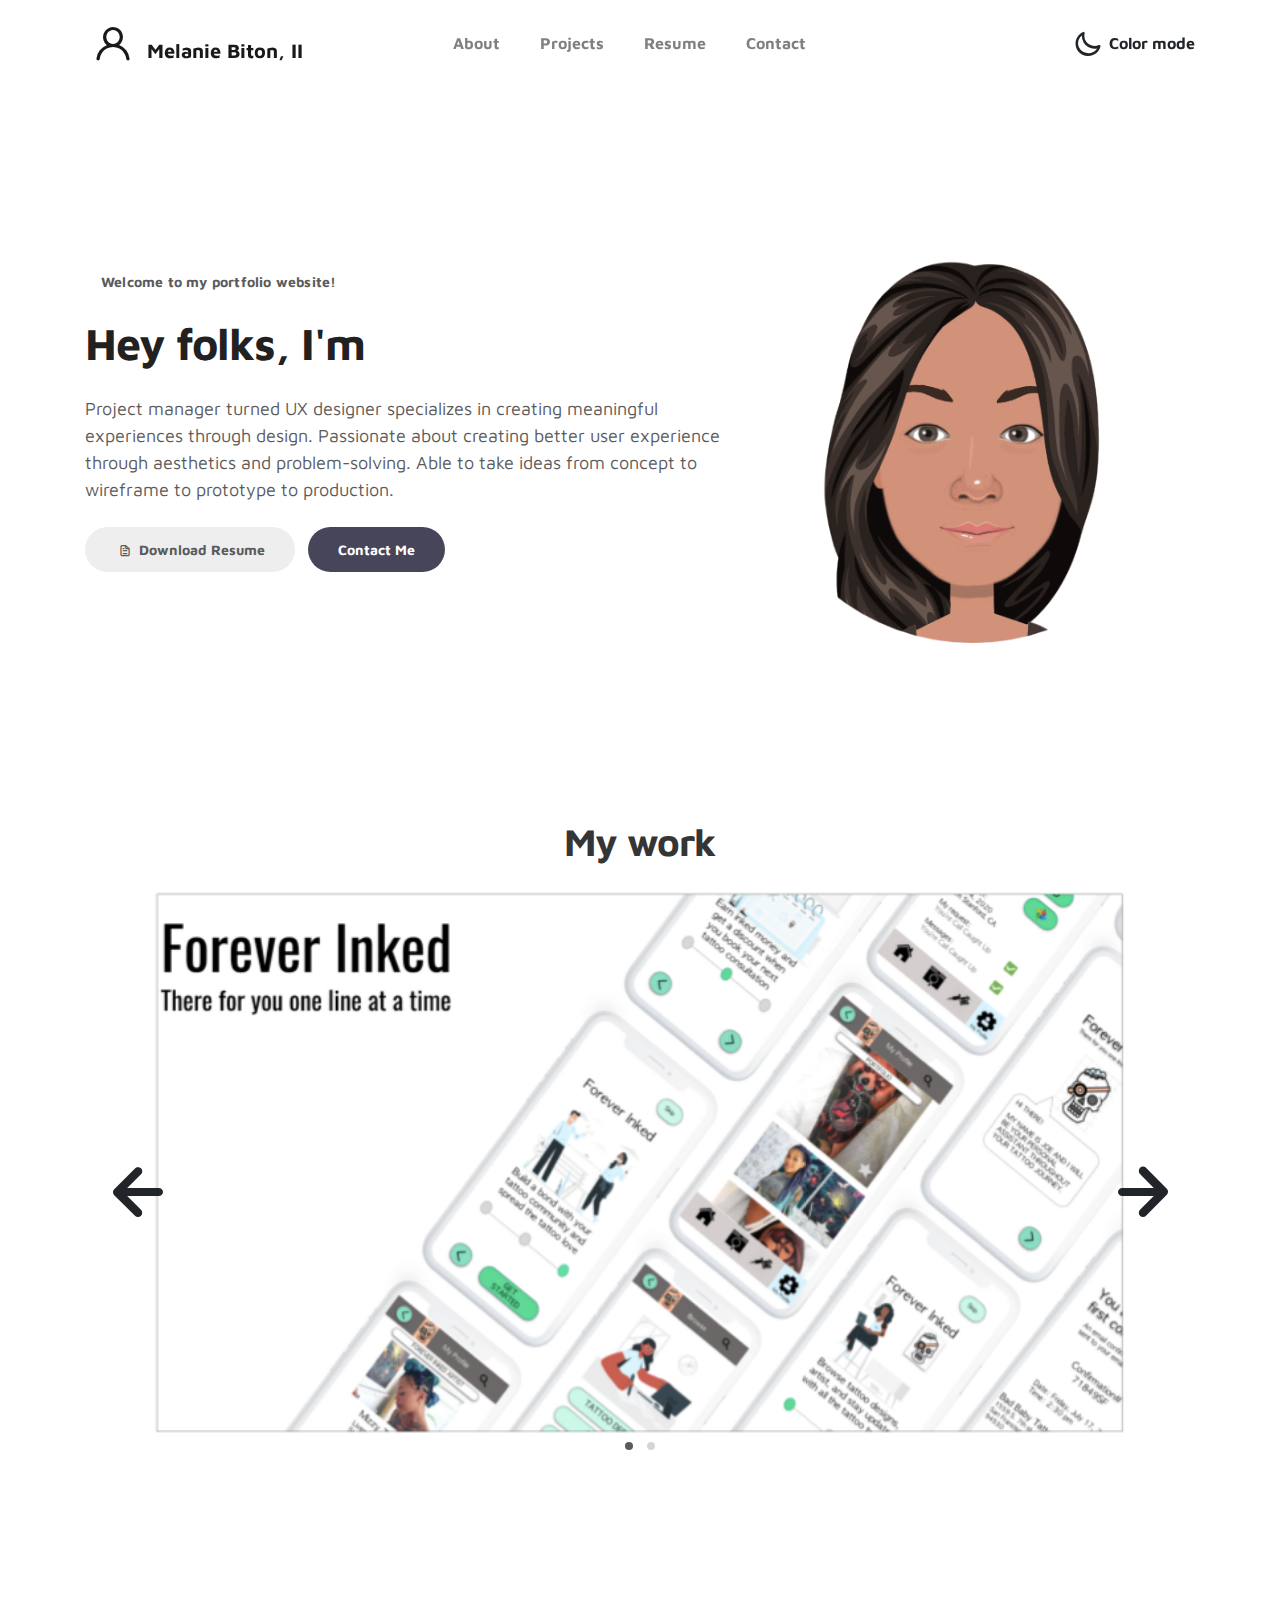
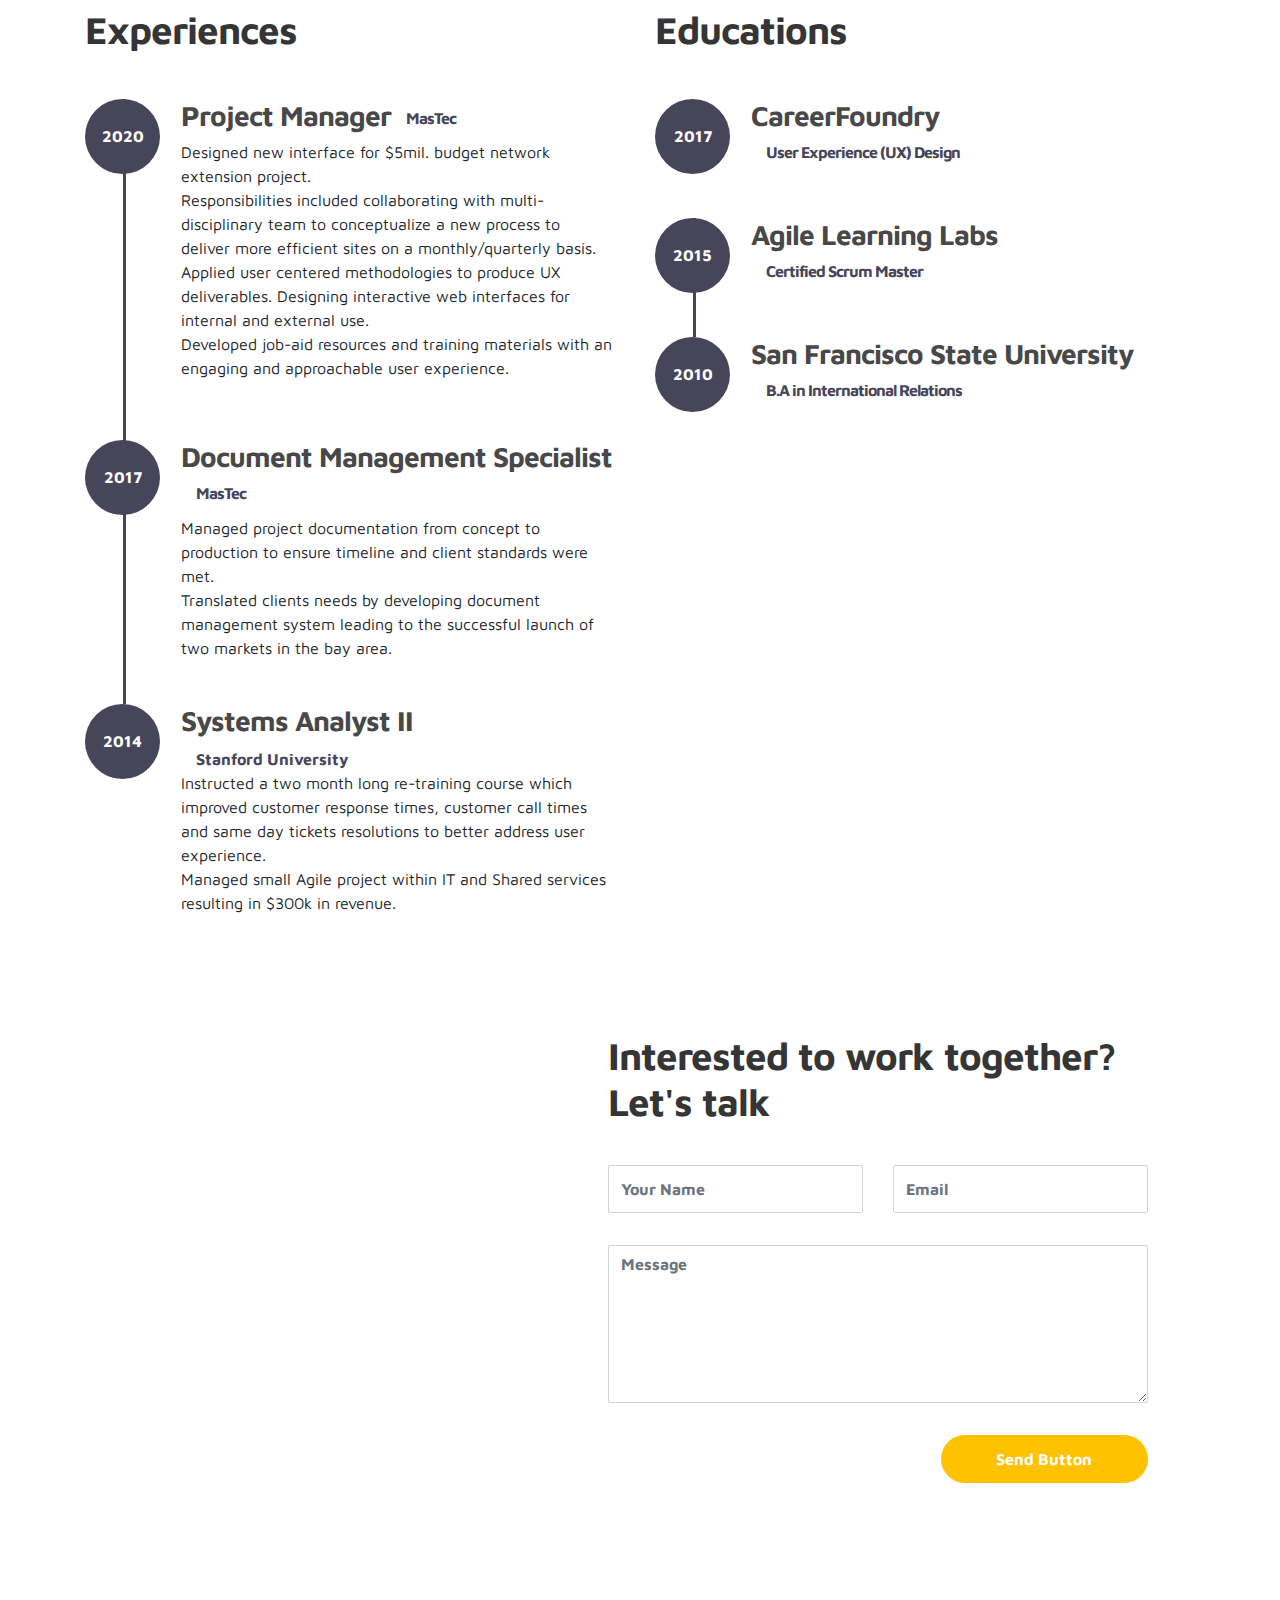
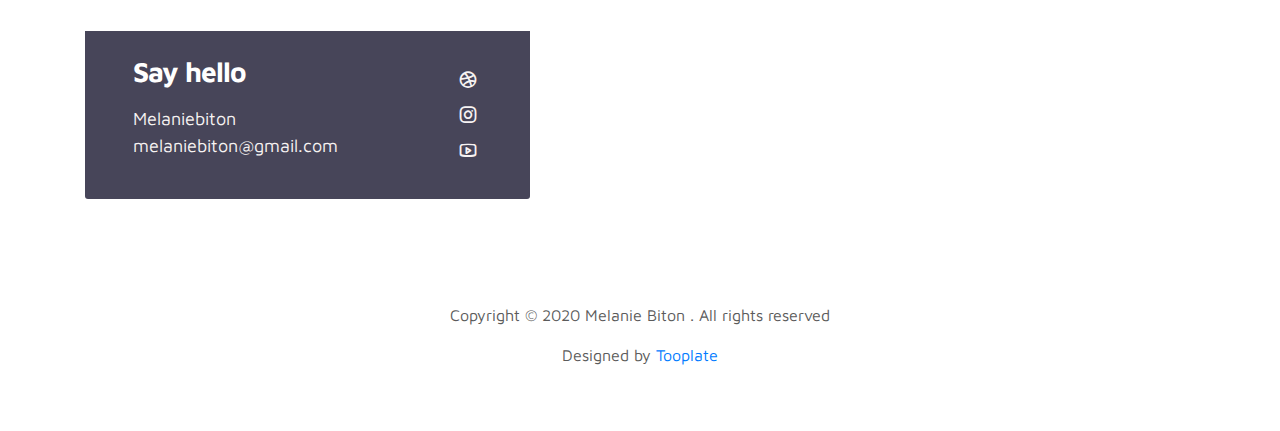
<file: Resume.html>
<!doctype html>
<html lang="en">
  <head>
    <meta charset="utf-8">
    <meta name="viewport" content="width=device-width, initial-scale=1, shrink-to-fit=no">
    <meta name="description" content="">
    <meta name="author" content="">

    <title>Marvel HTML Bootstrap 4 Template for Melanie Biton Portfolio</title>

    <link rel="stylesheet" href="css/bootstrap.min.css">
    <link rel="stylesheet" href="css/unicons.css">
    <link rel="stylesheet" href="css/owl.carousel.min.css">
    <link rel="stylesheet" href="css/owl.theme.default.min.css">

    <!-- MAIN STYLE -->
    <link rel="stylesheet" href="css/tooplate-style.css">

<!--

Tooplate 2115 Marvel

https://www.tooplate.com/view/2115-marvel

-->
  </head>
  <body>

    <!-- MENU -->
    <nav class="navbar navbar-expand-sm navbar-light">
        <div class="container">

            <a class="navbar-brand" href="index.html"><i class='uil uil-user'></i> Melanie Biton, II</a>

            <button class="navbar-toggler" type="button" data-toggle="collapse" data-target="#navbarNav" aria-controls="navbarNav" aria-expanded="false"
                aria-label="Toggle navigation">
                <span class="navbar-toggler-icon"></span>
                <span class="navbar-toggler-icon"></span>
                <span class="navbar-toggler-icon"></span>
            </button>

            <div class="collapse navbar-collapse" id="navbarNav">
                <ul class="navbar-nav mx-auto">
                    <li class="nav-item">
                        <a href="#about" class="nav-link"><span data-hover="About">About</span></a>
                    </li>
                    <li class="nav-item">
                        <a href="#project" class="nav-link"><span data-hover="Projects">Projects</span></a>
                    </li>
                    <li class="nav-item">
                        <a href="#resume" class="nav-link"><span data-hover="Resume">Resume</span></a>
                    </li>
                    <li class="nav-item">
                        <a href="#contact" class="nav-link"><span data-hover="Contact">Contact</span></a>
                    </li>
                </ul>

                <ul class="navbar-nav ml-lg-auto">
                    <div class="ml-lg-4">
                      <div class="color-mode d-lg-flex justify-content-center align-items-center">
                        <i class="color-mode-icon"></i>
                        Color mode
                      </div>
                    </div>
                </ul>
            </div>
        </div>
    </nav>

    <!-- ABOUT -->
    <section class="about full-screen d-lg-flex justify-content-center align-items-center" id="about">
        <div class="container">
            <div class="row">

                <div class="col-lg-7 col-md-12 col-12 d-flex align-items-center">
                    <div class="about-text">
                        <small class="small-text">Welcome to <span class="mobile-block">my portfolio website!</span></small>
                        <h1 class="animated animated-text">
                            <span class="mr-2">Hey folks, I'm</span>
                                <div class="animated-info">
                                    <span class="animated-item"> Melanie Biton, II </span>
                                    <span class="animated-item"> a UX Designer </span>
                                    <span class="animated-item"> a Project Manager </span>
                                </div>
                        </h1>

                        <p>Project manager turned UX designer specializes in creating meaningful experiences through design. Passionate about creating better user experience through aesthetics and problem-solving. Able to take ideas from concept to wireframe to prototype to production.
</p>
                        <div class="custom-btn-group mt-4">
                          <a rel="nofollow" href="https://drive.google.com/file/d/1SejS8eSNMr1oLI8qW3O3_zAuFmB7b7MT/view?usp=sharing" class="btn mr-lg-2 custom-btn"><i class='uil uil-file-alt'></i> Download Resume</a>

                        <a href="mailto:melaniebiton@gmail.com" class="btn custom-btn custom-btn-bg custom-btn-link" >Contact Me</a>

                        </div>
                    </div>
                </div>

                <div class="col-lg-5 col-md-12 col-12">
                    <div class="about-image svg">
                        <img src="images/undraw/MBheadshake.gif" class="img-fluid" alt="svg image">
                    </div>
                </div>

            </div>
        </div>
    </section>

    <!-- PROJECTS -->
    <section class="project py-5" id="project">
        <div class="container">

                <div class="row">
                  <div class="col-lg-11 text-center mx-auto col-12">

                      <div class="col-lg-8 mx-auto">
                        <h2>My work</h2>
                      </div>

                      <div class="owl-carousel owl-theme">
                        <div class="item">
                          <div class="project-info">
                            <img src="images/project/project-image01.png" class="img-fluid" alt="project image">
                          </div>
                        </div>

                        <div class="item">
                          <div class="project-info">
                            <img src="images/project/project-image02.png" class="img-fluid" alt="project image">
                          </div>
                        </div>
<!-- Adding more projects
                        <div class="item">
                          <div class="project-info">
                            <img src="images/project/project-image03.png" class="img-fluid" alt="project image">
                          </div>
                        </div>

                        <div class="item">
                          <div class="project-info">
                            <img src="images/project/project-image04.png" class="img-fluid" alt="project image">
                          </div>
                        </div>

                        <div class="item">
                          <div class="project-info">
                            <img src="images/project/project-image05.png" class="img-fluid" alt="project image">
                          </div>
                        </div>
                      </div>
-->
                  </div>
                </div>
        </div>
    </section>

    <!-- FEATURES -->
    <section class="resume py-5 d-lg-flex justify-content-center align-items-center" id="resume">
        <div class="container">
            <div class="row">

                <div class="col-lg-6 col-12">
                  <h2 class="mb-4">Experiences</h2>

                    <div class="timeline">
                        <div class="timeline-wrapper">
                             <div class="timeline-yr">
                                  <span>2020</span>
                             </div>
                             <div class="timeline-info">
                                  <h3><span>Project Manager</span><small>MasTec</small></h3>

                                    <ul class="b">
                                      <li>Designed new interface for $5mil. budget network extension project.</li>
                                      <li>Responsibilities included collaborating with multi-disciplinary team to conceptualize a new process to deliver more efficient sites on a monthly/quarterly basis. Applied user centered methodologies to produce UX deliverables. Designing interactive web interfaces for internal and external use.</li>
                                      <li>Developed job-aid resources and training materials with an engaging and approachable user experience.</li>
                                    </ul>
		 			 </p>
                             </div>
                        </div>

                        <div class="timeline-wrapper">
                            <div class="timeline-yr">
                                <span>2017</span>
                            </div>
                            <div class="timeline-info">
                                <h3><span>Document Management Specialist</span><small>MasTec</small></h3>
                                <ul class="b">
                                  <li>Managed project documentation from concept to production to ensure timeline and client standards were met.</li>
                                  <li>Translated clients needs by developing document management system leading to the successful launch of two markets in the bay area.</li>
                                </ul>

                            </div>
                        </div>

                        <div class="timeline-wrapper">
                            <div class="timeline-yr">
                                <span>2014</span>
                            </div>
                            <div class="timeline-info">
                                <h3><span>Systems Analyst II</h3><small>Stanford University </small></h3>
                                  <ul class="b">
                                    <li>Instructed a two month long re-training course which improved customer response                               times, customer call times and same day tickets resolutions to better address user experience.</li>
                                    <li>Managed small Agile project within IT and Shared services resulting in $300k in revenue.</li>
                                  </ul>
                            </div>
                        </div>


                    </div>
                </div>

                <div class="col-lg-6 col-12">
                  <h2 class="mb-4 mobile-mt-2">Educations</h2>

                    <div class="timeline">
                        <div class="timeline-wrapper">
                             <div class="timeline-yr">
                                  <span>2017</span>
                             </div>
                             <div class="timeline-info">
                                  <h3><span>CareerFoundry</span>
                                  <div>  <small>User Experience (UX) Design</small></h3></div>
                             </div>
                        </div>

                        <div class="timeline-wrapper">
                            <div class="timeline-yr">
                                <span>2015</span>
                            </div>
                            <div class="timeline-info">
                                <h3><span>Agile Learning Labs </span> <div>
                                  <small>Certified Scrum Master</small></h3>
                            </div>
                        </div>

                        <div class="timeline-wrapper">
                            <div class="timeline-yr">
                                <span>2010</span>
                            </div>
                            <div class="timeline-info">
                                <h3><span>San Francisco State University </span>
                                  <div>
                                  <small>B.A in International Relations</small></h3>
                                  </div>
                            </div>
                        </div>

                    </div>
                </div>

            </div>
        </div>
    </section>

    <!-- CONTACT -->
    <section class="contact py-5" id="contact">
      <div class="container">
        <div class="row">

          <div class="col-lg-5 mr-lg-5 col-12">
            <div class="google-map w-100">
              <div style="width: 100%"><iframe width="100%" height="600" frameborder="0" scrolling="no" marginheight="0" marginwidth="0" src="https://maps.google.com/maps?width=100%25&amp;height=600&amp;hl=en&amp;q=san%20jose,%20ca+(My%20Business%20Name)&amp;t=&amp;z=14&amp;ie=UTF8&amp;iwloc=B&amp;output=embed"></iframe><a href="https://www.maps.ie/map-my-route/"></a></div>
            </div>

            <div class="contact-info d-flex justify-content-between align-items-center py-4 px-lg-5">
                <div class="contact-info-item">
                  <h3 class="mb-3 text-white">Say hello </h3>
                  <p class="footer-text mb-0">Melaniebiton</p>
                  <p><a href="mailto:melaniebiton@gmail.com">melaniebiton@gmail.com</a></p>
                </div>

                <ul class="social-links">
                     <li><a href="#" class="uil uil-dribbble" data-toggle="tooltip" data-placement="left" title="Dribbble"></a></li>
                     <li><a href="#" class="uil uil-instagram" data-toggle="tooltip" data-placement="left" title="Instagram"></a></li>
                     <li><a href="#" class="uil uil-youtube" data-toggle="tooltip" data-placement="left" title="Youtube"></a></li>
                </ul>
            </div>
          </div>








          <div class="col-lg-6 col-12">
            <div class="contact-form">
              <h2 class="mb-4">Interested to work together? Let's talk</h2>

              <form action="" method="get">
                <div class="row">
                  <div class="col-lg-6 col-12">
                    <input type="text" class="form-control" name="name" placeholder="Your Name" id="name">
                  </div>

                  <div class="col-lg-6 col-12">
                    <input type="email" class="form-control" name="email" placeholder="Email" id="email">
                  </div>

                  <div class="col-12">
                    <textarea name="message" rows="6" class="form-control" id="message" placeholder="Message"></textarea>
                  </div>

                  <div class="ml-lg-auto col-lg-5 col-12">

                    <input type="submit" class="form-control submit-btn" value="Send Button" >
                  </div>
                </div>
              </form>
            </div>
          </div>

        </div>
      </div>
    </section>

    <!-- FOOTER -->
     <footer class="footer py-5">
          <div class="container">
               <div class="row">

                    <div class="col-lg-12 col-12">
                        <p class="copyright-text text-center">Copyright &copy; 2020 Melanie Biton . All rights reserved</p>
                        <p class="copyright-text text-center">Designed by <a rel="nofollow" href="https://www.facebook.com/tooplate">Tooplate</a></p>
                    </div>

               </div>
          </div>
     </footer>

    <script src="js/jquery-3.3.1.min.js"></script>
    <script src="js/popper.min.js"></script>
    <script src="js/bootstrap.min.js"></script>
    <script src="js/Headroom.js"></script>
    <script src="js/jQuery.headroom.js"></script>
    <script src="js/owl.carousel.min.js"></script>
    <script src="js/smoothscroll.js"></script>
    <script src="js/custom.js"></script>

  </body>
</html>
</file>
<file: css/unicons.css>
@font-face {
  font-family: 'unicons';
  src: url('../font/unicons.eot?42479262');
  src: url('../font/unicons.eot?42479262#iefix') format('embedded-opentype'),
       url('../font/unicons.woff2?42479262') format('woff2'),
       url('../font/unicons.woff?42479262') format('woff'),
       url('../font/unicons.ttf?42479262') format('truetype'),
       url('../font/unicons.svg?42479262#unicons') format('svg');
  font-weight: normal;
  font-style: normal;
}
/* Chrome hack: SVG is rendered more smooth in Windozze. 100% magic, uncomment if you need it. */
/* Note, that will break hinting! In other OS-es font will be not as sharp as it could be */
/*
@media screen and (-webkit-min-device-pixel-ratio:0) {
  @font-face {
    font-family: 'unicons';
    src: url('../font/unicons.svg?42479262#unicons') format('svg');
  }
}
*/
 
 [class^="uil-"]:before, [class*=" uil-"]:before {
  font-family: "unicons";
  font-style: normal;
  font-weight: normal;
  speak: none;
 
  display: inline-block;
  text-decoration: inherit;
  width: 1em;
  margin-right: .2em;
  text-align: center;
  /* opacity: .8; */
 
  /* For safety - reset parent styles, that can break glyph codes*/
  font-variant: normal;
  text-transform: none;
 
  /* fix buttons height, for twitter bootstrap */
  line-height: 1em;
 
  /* Animation center compensation - margins should be symmetric */
  /* remove if not needed */
  margin-left: .2em;
 
  /* you can be more comfortable with increased icons size */
  /* font-size: 120%; */
 
  /* Font smoothing. That was taken from TWBS */
  -webkit-font-smoothing: antialiased;
  -moz-osx-font-smoothing: grayscale;
 
  /* Uncomment for 3D effect */
  /* text-shadow: 1px 1px 1px rgba(127, 127, 127, 0.3); */
}
 
.uil-abacus:before { content: '\e800'; } /* '' */
.uil-accessible-icon-alt:before { content: '\e801'; } /* '' */
.uil-adjust-alt:before { content: '\e802'; } /* '' */
.uil-adjust-circle:before { content: '\e803'; } /* '' */
.uil-adjust-half:before { content: '\e804'; } /* '' */
.uil-adjust:before { content: '\e805'; } /* '' */
.uil-airplay:before { content: '\e806'; } /* '' */
.uil-align-alt:before { content: '\e807'; } /* '' */
.uil-align-center-alt:before { content: '\e808'; } /* '' */
.uil-align-center-h:before { content: '\e809'; } /* '' */
.uil-align-center-justify:before { content: '\e80a'; } /* '' */
.uil-align-center-v:before { content: '\e80b'; } /* '' */
.uil-align-center:before { content: '\e80c'; } /* '' */
.uil-align-justify:before { content: '\e80d'; } /* '' */
.uil-align-left-justify:before { content: '\e80e'; } /* '' */
.uil-align-left:before { content: '\e80f'; } /* '' */
.uil-align-letter-right:before { content: '\e810'; } /* '' */
.uil-align-right-justify:before { content: '\e811'; } /* '' */
.uil-align-right:before { content: '\e812'; } /* '' */
.uil-align:before { content: '\e813'; } /* '' */
.uil-ambulance:before { content: '\e814'; } /* '' */
.uil-analysis:before { content: '\e815'; } /* '' */
.uil-analytics:before { content: '\e816'; } /* '' */
.uil-anchor:before { content: '\e817'; } /* '' */
.uil-android-phone-slash:before { content: '\e818'; } /* '' */
.uil-angle-double-down:before { content: '\e819'; } /* '' */
.uil-angle-double-left:before { content: '\e81a'; } /* '' */
.uil-angle-double-right:before { content: '\e81b'; } /* '' */
.uil-angle-double-up:before { content: '\e81c'; } /* '' */
.uil-angle-down:before { content: '\e81d'; } /* '' */
.uil-angle-left:before { content: '\e81e'; } /* '' */
.uil-angle-right-b:before { content: '\e81f'; } /* '' */
.uil-angle-right:before { content: '\e820'; } /* '' */
.uil-angle-up:before { content: '\e821'; } /* '' */
.uil-annoyed-alt:before { content: '\e822'; } /* '' */
.uil-annoyed:before { content: '\e823'; } /* '' */
.uil-apps:before { content: '\e824'; } /* '' */
.uil-archive-alt:before { content: '\e825'; } /* '' */
.uil-archive:before { content: '\e826'; } /* '' */
.uil-arrow-break:before { content: '\e827'; } /* '' */
.uil-arrow-circle-down:before { content: '\e828'; } /* '' */
.uil-arrow-circle-left:before { content: '\e829'; } /* '' */
.uil-arrow-circle-right:before { content: '\e82a'; } /* '' */
.uil-arrow-circle-up:before { content: '\e82b'; } /* '' */
.uil-arrow-compress-h:before { content: '\e82c'; } /* '' */
.uil-arrow-down-left:before { content: '\e82d'; } /* '' */
.uil-arrow-down-right:before { content: '\e82e'; } /* '' */
.uil-arrow-down:before { content: '\e82f'; } /* '' */
.uil-arrow-from-right:before { content: '\e830'; } /* '' */
.uil-arrow-from-top:before { content: '\e831'; } /* '' */
.uil-arrow-growth:before { content: '\e832'; } /* '' */
.uil-arrow-left:before { content: '\e833'; } /* '' */
.uil-arrow-random:before { content: '\e834'; } /* '' */
.uil-arrow-resize-diagonal:before { content: '\e835'; } /* '' */
.uil-arrow-right:before { content: '\e836'; } /* '' */
.uil-arrow-to-bottom:before { content: '\e837'; } /* '' */
.uil-arrow-to-right:before { content: '\e838'; } /* '' */
.uil-arrow-up-left:before { content: '\e839'; } /* '' */
.uil-arrow-up-right:before { content: '\e83a'; } /* '' */
.uil-arrow-up:before { content: '\e83b'; } /* '' */
.uil-arrows-h-alt:before { content: '\e83c'; } /* '' */
.uil-arrows-h:before { content: '\e83d'; } /* '' */
.uil-arrows-left-down:before { content: '\e83e'; } /* '' */
.uil-arrows-maximize:before { content: '\e83f'; } /* '' */
.uil-arrows-merge:before { content: '\e840'; } /* '' */
.uil-arrows-resize-h:before { content: '\e841'; } /* '' */
.uil-arrows-resize-v:before { content: '\e842'; } /* '' */
.uil-arrows-resize:before { content: '\e843'; } /* '' */
.uil-arrows-right-down:before { content: '\e844'; } /* '' */
.uil-arrows-shrink-h:before { content: '\e845'; } /* '' */
.uil-arrows-shrink-v:before { content: '\e846'; } /* '' */
.uil-arrows-up-right:before { content: '\e847'; } /* '' */
.uil-arrows-v-alt:before { content: '\e848'; } /* '' */
.uil-arrows-v:before { content: '\e849'; } /* '' */
.uil-at:before { content: '\e84a'; } /* '' */
.uil-atm-card:before { content: '\e84b'; } /* '' */
.uil-atom:before { content: '\e84c'; } /* '' */
.uil-auto-flash:before { content: '\e84d'; } /* '' */
.uil-award-alt:before { content: '\e84e'; } /* '' */
.uil-award:before { content: '\e84f'; } /* '' */
.uil-baby-carriage:before { content: '\e850'; } /* '' */
.uil-backpack:before { content: '\e851'; } /* '' */
.uil-backspace:before { content: '\e852'; } /* '' */
.uil-backward:before { content: '\e853'; } /* '' */
.uil-bag-alt:before { content: '\e854'; } /* '' */
.uil-bag-slash:before { content: '\e855'; } /* '' */
.uil-bag:before { content: '\e856'; } /* '' */
.uil-ball:before { content: '\e857'; } /* '' */
.uil-ban:before { content: '\e858'; } /* '' */
.uil-bars:before { content: '\e859'; } /* '' */
.uil-basketball-hoop:before { content: '\e85a'; } /* '' */
.uil-basketball:before { content: '\e85b'; } /* '' */
.uil-battery-bolt:before { content: '\e85c'; } /* '' */
.uil-battery-empty:before { content: '\e85d'; } /* '' */
.uil-bed-double:before { content: '\e85e'; } /* '' */
.uil-bed:before { content: '\e85f'; } /* '' */
.uil-bell-school:before { content: '\e860'; } /* '' */
.uil-bell-slash:before { content: '\e861'; } /* '' */
.uil-bill:before { content: '\e862'; } /* '' */
.uil-bitcoin-circle:before { content: '\e863'; } /* '' */
.uil-bitcoin:before { content: '\e864'; } /* '' */
.uil-bluetooth-b:before { content: '\e865'; } /* '' */
.uil-bolt-alt:before { content: '\e866'; } /* '' */
.uil-bolt-slash:before { content: '\e867'; } /* '' */
.uil-bolt:before { content: '\e868'; } /* '' */
.uil-book-alt:before { content: '\e869'; } /* '' */
.uil-book-medical:before { content: '\e86a'; } /* '' */
.uil-book-open:before { content: '\e86b'; } /* '' */
.uil-book-reader:before { content: '\e86c'; } /* '' */
.uil-book:before { content: '\e86d'; } /* '' */
.uil-bookmark-full:before { content: '\e86e'; } /* '' */
.uil-bookmark:before { content: '\e86f'; } /* '' */
.uil-books:before { content: '\e870'; } /* '' */
.uil-boombox:before { content: '\e871'; } /* '' */
.uil-border-alt:before { content: '\e872'; } /* '' */
.uil-border-bottom:before { content: '\e873'; } /* '' */
.uil-border-clear:before { content: '\e874'; } /* '' */
.uil-border-horizontal:before { content: '\e875'; } /* '' */
.uil-border-inner:before { content: '\e876'; } /* '' */
.uil-border-left:before { content: '\e877'; } /* '' */
.uil-border-out:before { content: '\e878'; } /* '' */
.uil-border-right:before { content: '\e879'; } /* '' */
.uil-border-top:before { content: '\e87a'; } /* '' */
.uil-border-vertical:before { content: '\e87b'; } /* '' */
.uil-box:before { content: '\e87c'; } /* '' */
.uil-briefcase-alt:before { content: '\e87d'; } /* '' */
.uil-briefcase:before { content: '\e87e'; } /* '' */
.uil-bright:before { content: '\e87f'; } /* '' */
.uil-brightness-empty:before { content: '\e880'; } /* '' */
.uil-brightness-half:before { content: '\e881'; } /* '' */
.uil-brightness-low:before { content: '\e882'; } /* '' */
.uil-brightness-minus:before { content: '\e883'; } /* '' */
.uil-brightness-plus:before { content: '\e884'; } /* '' */
.uil-brightness:before { content: '\e885'; } /* '' */
.uil-bring-bottom:before { content: '\e886'; } /* '' */
.uil-bring-front:before { content: '\e887'; } /* '' */
.uil-brush-alt:before { content: '\e888'; } /* '' */
.uil-bug:before { content: '\e889'; } /* '' */
.uil-building:before { content: '\e88a'; } /* '' */
.uil-bullseye:before { content: '\e88b'; } /* '' */
.uil-bus-alt:before { content: '\e88c'; } /* '' */
.uil-bus-school:before { content: '\e88d'; } /* '' */
.uil-bus:before { content: '\e88e'; } /* '' */
.uil-calcualtor:before { content: '\e88f'; } /* '' */
.uil-calculator-alt:before { content: '\e890'; } /* '' */
.uil-calendar-alt:before { content: '\e891'; } /* '' */
.uil-calendar-slash:before { content: '\e892'; } /* '' */
.uil-calender:before { content: '\e893'; } /* '' */
.uil-calling:before { content: '\e894'; } /* '' */
.uil-camera-plus:before { content: '\e895'; } /* '' */
.uil-camera-slash:before { content: '\e896'; } /* '' */
.uil-camera:before { content: '\e897'; } /* '' */
.uil-cancel:before { content: '\e898'; } /* '' */
.uil-capsule:before { content: '\e899'; } /* '' */
.uil-capture:before { content: '\e89a'; } /* '' */
.uil-car-sideview:before { content: '\e89b'; } /* '' */
.uil-car-slash:before { content: '\e89c'; } /* '' */
.uil-car-wash:before { content: '\e89d'; } /* '' */
.uil-car:before { content: '\e89e'; } /* '' */
.uil-card-atm:before { content: '\e89f'; } /* '' */
.uil-caret-right:before { content: '\e8a0'; } /* '' */
.uil-cart:before { content: '\e8a1'; } /* '' */
.uil-cell:before { content: '\e8a2'; } /* '' */
.uil-celsius:before { content: '\e8a3'; } /* '' */
.uil-chart-bar-alt:before { content: '\e8a4'; } /* '' */
.uil-chart-bar:before { content: '\e8a5'; } /* '' */
.uil-chart-down:before { content: '\e8a6'; } /* '' */
.uil-chart-growth-alt:before { content: '\e8a7'; } /* '' */
.uil-chart-growth:before { content: '\e8a8'; } /* '' */
.uil-chart-line:before { content: '\e8a9'; } /* '' */
.uil-chart-pie-alt:before { content: '\e8aa'; } /* '' */
.uil-chart-pie:before { content: '\e8ab'; } /* '' */
.uil-chart:before { content: '\e8ac'; } /* '' */
.uil-chat-bubble-user:before { content: '\e8ad'; } /* '' */
.uil-chat-info:before { content: '\e8ae'; } /* '' */
.uil-chat:before { content: '\e8af'; } /* '' */
.uil-check-circle:before { content: '\e8b0'; } /* '' */
.uil-check-square:before { content: '\e8b1'; } /* '' */
.uil-check:before { content: '\e8b2'; } /* '' */
.uil-circle-layer:before { content: '\e8b3'; } /* '' */
.uil-circle:before { content: '\e8b4'; } /* '' */
.uil-circuit:before { content: '\e8b5'; } /* '' */
.uil-clapper-board:before { content: '\e8b6'; } /* '' */
.uil-clipboard-alt:before { content: '\e8b7'; } /* '' */
.uil-clipboard-blank:before { content: '\e8b8'; } /* '' */
.uil-clipboard-notes:before { content: '\e8b9'; } /* '' */
.uil-clipboard:before { content: '\e8ba'; } /* '' */
.uil-clock-eight:before { content: '\e8bb'; } /* '' */
.uil-clock-five:before { content: '\e8bc'; } /* '' */
.uil-clock-nine:before { content: '\e8bd'; } /* '' */
.uil-clock-seven:before { content: '\e8be'; } /* '' */
.uil-clock-ten:before { content: '\e8bf'; } /* '' */
.uil-clock-three:before { content: '\e8c0'; } /* '' */
.uil-clock-two:before { content: '\e8c1'; } /* '' */
.uil-clock:before { content: '\e8c2'; } /* '' */
.uil-closed-captioning:before { content: '\e8c3'; } /* '' */
.uil-cloud-block:before { content: '\e8c4'; } /* '' */
.uil-cloud-bookmark:before { content: '\e8c5'; } /* '' */
.uil-cloud-check:before { content: '\e8c6'; } /* '' */
.uil-cloud-computing:before { content: '\e8c7'; } /* '' */
.uil-cloud-data-connection:before { content: '\e8c8'; } /* '' */
.uil-cloud-database-tree:before { content: '\e8c9'; } /* '' */
.uil-cloud-download:before { content: '\e8ca'; } /* '' */
.uil-cloud-drizzle:before { content: '\e8cb'; } /* '' */
.uil-cloud-exclamation:before { content: '\e8cc'; } /* '' */
.uil-cloud-hail:before { content: '\e8cd'; } /* '' */
.uil-cloud-heart:before { content: '\e8ce'; } /* '' */
.uil-cloud-info:before { content: '\e8cf'; } /* '' */
.uil-cloud-lock:before { content: '\e8d0'; } /* '' */
.uil-cloud-meatball:before { content: '\e8d1'; } /* '' */
.uil-cloud-moon-hail:before { content: '\e8d2'; } /* '' */
.uil-cloud-moon-meatball:before { content: '\e8d3'; } /* '' */
.uil-cloud-moon-rain:before { content: '\e8d4'; } /* '' */
.uil-cloud-moon-showers:before { content: '\e8d5'; } /* '' */
.uil-cloud-moon:before { content: '\e8d6'; } /* '' */
.uil-cloud-question:before { content: '\e8d7'; } /* '' */
.uil-cloud-rain-sun:before { content: '\e8d8'; } /* '' */
.uil-cloud-rain:before { content: '\e8d9'; } /* '' */
.uil-cloud-redo:before { content: '\e8da'; } /* '' */
.uil-cloud-set:before { content: '\e8db'; } /* '' */
.uil-cloud-share:before { content: '\e8dc'; } /* '' */
.uil-cloud-shield:before { content: '\e8dd'; } /* '' */
.uil-cloud-showers-alt:before { content: '\e8de'; } /* '' */
.uil-cloud-showers-heavy:before { content: '\e8df'; } /* '' */
.uil-cloud-showers:before { content: '\e8e0'; } /* '' */
.uil-cloud-slash:before { content: '\e8e1'; } /* '' */
.uil-cloud-sun-hail:before { content: '\e8e2'; } /* '' */
.uil-cloud-sun-meatball:before { content: '\e8e3'; } /* '' */
.uil-cloud-sun-rain-alt:before { content: '\e8e4'; } /* '' */
.uil-cloud-sun-rain:before { content: '\e8e5'; } /* '' */
.uil-cloud-sun-tear:before { content: '\e8e6'; } /* '' */
.uil-cloud-sun:before { content: '\e8e7'; } /* '' */
.uil-cloud-times:before { content: '\e8e8'; } /* '' */
.uil-cloud-unlock:before { content: '\e8e9'; } /* '' */
.uil-cloud-upload:before { content: '\e8ea'; } /* '' */
.uil-cloud-wifi:before { content: '\e8eb'; } /* '' */
.uil-cloud-wind:before { content: '\e8ec'; } /* '' */
.uil-cloud:before { content: '\e8ed'; } /* '' */
.uil-clouds:before { content: '\e8ee'; } /* '' */
.uil-club:before { content: '\e8ef'; } /* '' */
.uil-code:before { content: '\e8f0'; } /* '' */
.uil-coffee:before { content: '\e8f1'; } /* '' */
.uil-cog:before { content: '\e8f2'; } /* '' */
.uil-coins:before { content: '\e8f3'; } /* '' */
.uil-columns:before { content: '\e8f4'; } /* '' */
.uil-comment-alt-block:before { content: '\e8f5'; } /* '' */
.uil-comment-alt-chart-lines:before { content: '\e8f6'; } /* '' */
.uil-comment-alt-check:before { content: '\e8f7'; } /* '' */
.uil-comment-alt-dots:before { content: '\e8f8'; } /* '' */
.uil-comment-alt-download:before { content: '\e8f9'; } /* '' */
.uil-comment-alt-edit:before { content: '\e8fa'; } /* '' */
.uil-comment-alt-exclamation:before { content: '\e8fb'; } /* '' */
.uil-comment-alt-heart:before { content: '\e8fc'; } /* '' */
.uil-comment-alt-image:before { content: '\e8fd'; } /* '' */
.uil-comment-alt-info:before { content: '\e8fe'; } /* '' */
.uil-comment-alt-lines:before { content: '\e8ff'; } /* '' */
.uil-comment-alt-lock:before { content: '\e900'; } /* '' */
.uil-comment-alt-medical:before { content: '\e901'; } /* '' */
.uil-comment-alt-message:before { content: '\e902'; } /* '' */
.uil-comment-alt-notes:before { content: '\e903'; } /* '' */
.uil-comment-alt-plus:before { content: '\e904'; } /* '' */
.uil-comment-alt-question:before { content: '\e905'; } /* '' */
.uil-comment-alt-redo:before { content: '\e906'; } /* '' */
.uil-comment-alt-search:before { content: '\e907'; } /* '' */
.uil-comment-alt-share:before { content: '\e908'; } /* '' */
.uil-comment-alt-shield:before { content: '\e909'; } /* '' */
.uil-comment-alt-upload:before { content: '\e90a'; } /* '' */
.uil-comment-alt-verify:before { content: '\e90b'; } /* '' */
.uil-comment-alt:before { content: '\e90c'; } /* '' */
.uil-comment-block:before { content: '\e90d'; } /* '' */
.uil-comment-chart-line:before { content: '\e90e'; } /* '' */
.uil-comment-check:before { content: '\e90f'; } /* '' */
.uil-comment-dots:before { content: '\e910'; } /* '' */
.uil-comment-download:before { content: '\e911'; } /* '' */
.uil-comment-edit:before { content: '\e912'; } /* '' */
.uil-comment-exclamation:before { content: '\e913'; } /* '' */
.uil-comment-heart:before { content: '\e914'; } /* '' */
.uil-comment-image:before { content: '\e915'; } /* '' */
.uil-comment-info-alt:before { content: '\e916'; } /* '' */
.uil-comment-info:before { content: '\e917'; } /* '' */
.uil-comment-lines:before { content: '\e918'; } /* '' */
.uil-comment-lock:before { content: '\e919'; } /* '' */
.uil-comment-medical:before { content: '\e91a'; } /* '' */
.uil-comment-message:before { content: '\e91b'; } /* '' */
.uil-comment-notes:before { content: '\e91c'; } /* '' */
.uil-comment-plus:before { content: '\e91d'; } /* '' */
.uil-comment-question:before { content: '\e91e'; } /* '' */
.uil-comment-redo:before { content: '\e91f'; } /* '' */
.uil-comment-search:before { content: '\e920'; } /* '' */
.uil-comment-share:before { content: '\e921'; } /* '' */
.uil-comment-shield:before { content: '\e922'; } /* '' */
.uil-comment-slash:before { content: '\e923'; } /* '' */
.uil-comment-upload:before { content: '\e924'; } /* '' */
.uil-comment-verify:before { content: '\e925'; } /* '' */
.uil-comment:before { content: '\e926'; } /* '' */
.uil-comments-alt:before { content: '\e927'; } /* '' */
.uil-comments:before { content: '\e928'; } /* '' */
.uil-commnet-alt-slash:before { content: '\e929'; } /* '' */
.uil-compact-disc:before { content: '\e92a'; } /* '' */
.uil-compass:before { content: '\e92b'; } /* '' */
.uil-compress-alt-left:before { content: '\e92c'; } /* '' */
.uil-compress-alt:before { content: '\e92d'; } /* '' */
.uil-compress-arrows:before { content: '\e92e'; } /* '' */
.uil-compress-lines:before { content: '\e92f'; } /* '' */
.uil-compress-point:before { content: '\e930'; } /* '' */
.uil-compress-v:before { content: '\e931'; } /* '' */
.uil-compress:before { content: '\e932'; } /* '' */
.uil-computer-mouse:before { content: '\e933'; } /* '' */
.uil-confused:before { content: '\e934'; } /* '' */
.uil-constructor:before { content: '\e935'; } /* '' */
.uil-copy-alt:before { content: '\e936'; } /* '' */
.uil-copy-landscape:before { content: '\e937'; } /* '' */
.uil-copy:before { content: '\e938'; } /* '' */
.uil-copyright:before { content: '\e939'; } /* '' */
.uil-corner-down-left:before { content: '\e93a'; } /* '' */
.uil-corner-down-right-alt:before { content: '\e93b'; } /* '' */
.uil-corner-down-right:before { content: '\e93c'; } /* '' */
.uil-corner-left-down:before { content: '\e93d'; } /* '' */
.uil-corner-right-down:before { content: '\e93e'; } /* '' */
.uil-corner-up-left-alt:before { content: '\e93f'; } /* '' */
.uil-corner-up-left:before { content: '\e940'; } /* '' */
.uil-corner-up-right-alt:before { content: '\e941'; } /* '' */
.uil-corner-up-right:before { content: '\e942'; } /* '' */
.uil-creative-commons-pd-alt:before { content: '\e943'; } /* '' */
.uil-creative-commons-pd:before { content: '\e944'; } /* '' */
.uil-crockery:before { content: '\e945'; } /* '' */
.uil-crop-alt-rotate-left:before { content: '\e946'; } /* '' */
.uil-crop-alt-rotate-right:before { content: '\e947'; } /* '' */
.uil-crop-alt:before { content: '\e948'; } /* '' */
.uil-crosshair-alt:before { content: '\e949'; } /* '' */
.uil-crosshair:before { content: '\e94a'; } /* '' */
.uil-crosshairs:before { content: '\e94b'; } /* '' */
.uil-cube:before { content: '\e94c'; } /* '' */
.uil-data-sharing:before { content: '\e94d'; } /* '' */
.uil-database-alt:before { content: '\e94e'; } /* '' */
.uil-database:before { content: '\e94f'; } /* '' */
.uil-desert:before { content: '\e950'; } /* '' */
.uil-desktop-alt-slash:before { content: '\e951'; } /* '' */
.uil-desktop-alt:before { content: '\e952'; } /* '' */
.uil-desktop-cloud-alt:before { content: '\e953'; } /* '' */
.uil-desktop-slash:before { content: '\e954'; } /* '' */
.uil-desktop:before { content: '\e955'; } /* '' */
.uil-dialpad-alt:before { content: '\e956'; } /* '' */
.uil-dialpad:before { content: '\e957'; } /* '' */
.uil-diamond:before { content: '\e958'; } /* '' */
.uil-diary-alt:before { content: '\e959'; } /* '' */
.uil-diary:before { content: '\e95a'; } /* '' */
.uil-dice-five:before { content: '\e95b'; } /* '' */
.uil-dice-four:before { content: '\e95c'; } /* '' */
.uil-dice-one:before { content: '\e95d'; } /* '' */
.uil-dice-six:before { content: '\e95e'; } /* '' */
.uil-dice-three:before { content: '\e95f'; } /* '' */
.uil-dice-two:before { content: '\e960'; } /* '' */
.uil-direction:before { content: '\e961'; } /* '' */
.uil-directions:before { content: '\e962'; } /* '' */
.uil-dizzy-meh:before { content: '\e963'; } /* '' */
.uil-dna:before { content: '\e964'; } /* '' */
.uil-document-layout-center:before { content: '\e965'; } /* '' */
.uil-document-layout-left:before { content: '\e966'; } /* '' */
.uil-document-layout-right:before { content: '\e967'; } /* '' */
.uil-document:before { content: '\e968'; } /* '' */
.uil-dollar-alt:before { content: '\e969'; } /* '' */
.uil-dollar-sign-alt:before { content: '\e96a'; } /* '' */
.uil-dollar-sign:before { content: '\e96b'; } /* '' */
.uil-down-arrow:before { content: '\e96c'; } /* '' */
.uil-download-alt:before { content: '\e96d'; } /* '' */
.uil-dribbble:before { content: '\e96e'; } /* '' */
.uil-drill:before { content: '\e96f'; } /* '' */
.uil-dropbox:before { content: '\e970'; } /* '' */
.uil-dumbbell:before { content: '\e971'; } /* '' */
.uil-edit-alt:before { content: '\e972'; } /* '' */
.uil-edit:before { content: '\e973'; } /* '' */
.uil-ellipsis-h:before { content: '\e974'; } /* '' */
.uil-ellipsis-v:before { content: '\e975'; } /* '' */
.uil-emoji:before { content: '\e976'; } /* '' */
.uil-enter:before { content: '\e977'; } /* '' */
.uil-entry:before { content: '\e978'; } /* '' */
.uil-envelope-add:before { content: '\e979'; } /* '' */
.uil-envelope-alt:before { content: '\e97a'; } /* '' */
.uil-envelope-block:before { content: '\e97b'; } /* '' */
.uil-envelope-bookmark:before { content: '\e97c'; } /* '' */
.uil-envelope-check:before { content: '\e97d'; } /* '' */
.uil-envelope-download-alt:before { content: '\e97e'; } /* '' */
.uil-envelope-download:before { content: '\e97f'; } /* '' */
.uil-envelope-edit:before { content: '\e980'; } /* '' */
.uil-envelope-exclamation:before { content: '\e981'; } /* '' */
.uil-envelope-heart:before { content: '\e982'; } /* '' */
.uil-envelope-info:before { content: '\e983'; } /* '' */
.uil-envelope-lock:before { content: '\e984'; } /* '' */
.uil-envelope-minus:before { content: '\e985'; } /* '' */
.uil-envelope-open:before { content: '\e986'; } /* '' */
.uil-envelope-question:before { content: '\e987'; } /* '' */
.uil-envelope-receive:before { content: '\e988'; } /* '' */
.uil-envelope-redo:before { content: '\e989'; } /* '' */
.uil-envelope-search:before { content: '\e98a'; } /* '' */
.uil-envelope-send:before { content: '\e98b'; } /* '' */
.uil-envelope-share:before { content: '\e98c'; } /* '' */
.uil-envelope-shield:before { content: '\e98d'; } /* '' */
.uil-envelope-star:before { content: '\e98e'; } /* '' */
.uil-envelope-times:before { content: '\e98f'; } /* '' */
.uil-envelope-upload-alt:before { content: '\e990'; } /* '' */
.uil-envelope-upload:before { content: '\e991'; } /* '' */
.uil-envelope:before { content: '\e992'; } /* '' */
.uil-envelopes:before { content: '\e993'; } /* '' */
.uil-equal-circle:before { content: '\e994'; } /* '' */
.uil-euro-circle:before { content: '\e995'; } /* '' */
.uil-euro:before { content: '\e996'; } /* '' */
.uil-exchange-alt:before { content: '\e997'; } /* '' */
.uil-exchange:before { content: '\e998'; } /* '' */
.uil-exclamation-circle:before { content: '\e999'; } /* '' */
.uil-exclamation-octagon:before { content: '\e99a'; } /* '' */
.uil-exclamation-triangle:before { content: '\e99b'; } /* '' */
.uil-exclude:before { content: '\e99c'; } /* '' */
.uil-exit:before { content: '\e99d'; } /* '' */
.uil-expand-alt:before { content: '\e99e'; } /* '' */
.uil-expand-arrows-alt:before { content: '\e99f'; } /* '' */
.uil-expand-arrows:before { content: '\e9a0'; } /* '' */
.uil-expand-from-corner:before { content: '\e9a1'; } /* '' */
.uil-expand-left:before { content: '\e9a2'; } /* '' */
.uil-export:before { content: '\e9a3'; } /* '' */
.uil-exposure-alt:before { content: '\e9a4'; } /* '' */
.uil-exposure-increase:before { content: '\e9a5'; } /* '' */
.uil-external-link-alt:before { content: '\e9a6'; } /* '' */
.uil-eye-slash:before { content: '\e9a7'; } /* '' */
.uil-eye:before { content: '\e9a8'; } /* '' */
.uil-facebook:before { content: '\e9a9'; } /* '' */
.uil-fahrenheit:before { content: '\e9aa'; } /* '' */
.uil-fast-mail-alt:before { content: '\e9ab'; } /* '' */
.uil-fast-mail:before { content: '\e9ac'; } /* '' */
.uil-favorite:before { content: '\e9ad'; } /* '' */
.uil-feedback:before { content: '\e9ae'; } /* '' */
.uil-file-alt:before { content: '\e9af'; } /* '' */
.uil-file-blank:before { content: '\e9b0'; } /* '' */
.uil-file-block-alt:before { content: '\e9b1'; } /* '' */
.uil-file-bookmark-alt:before { content: '\e9b2'; } /* '' */
.uil-file-check-alt:before { content: '\e9b3'; } /* '' */
.uil-file-check:before { content: '\e9b4'; } /* '' */
.uil-file-contract-dollar:before { content: '\e9b5'; } /* '' */
.uil-file-copy-alt:before { content: '\e9b6'; } /* '' */
.uil-file-download-alt:before { content: '\e9b7'; } /* '' */
.uil-file-download:before { content: '\e9b8'; } /* '' */
.uil-file-edit-alt:before { content: '\e9b9'; } /* '' */
.uil-file-exclamation-alt:before { content: '\e9ba'; } /* '' */
.uil-file-exclamation:before { content: '\e9bb'; } /* '' */
.uil-file-heart:before { content: '\e9bc'; } /* '' */
.uil-file-info-alt:before { content: '\e9bd'; } /* '' */
.uil-file-landscape-alt:before { content: '\e9be'; } /* '' */
.uil-file-landscape:before { content: '\e9bf'; } /* '' */
.uil-file-lanscape-slash:before { content: '\e9c0'; } /* '' */
.uil-file-lock-alt:before { content: '\e9c1'; } /* '' */
.uil-file-medical-alt:before { content: '\e9c2'; } /* '' */
.uil-file-medical:before { content: '\e9c3'; } /* '' */
.uil-file-minus-alt:before { content: '\e9c4'; } /* '' */
.uil-file-minus:before { content: '\e9c5'; } /* '' */
.uil-file-network:before { content: '\e9c6'; } /* '' */
.uil-file-plus-alt:before { content: '\e9c7'; } /* '' */
.uil-file-plus:before { content: '\e9c8'; } /* '' */
.uil-file-question-alt:before { content: '\e9c9'; } /* '' */
.uil-file-question:before { content: '\e9ca'; } /* '' */
.uil-file-redo-alt:before { content: '\e9cb'; } /* '' */
.uil-file-search-alt:before { content: '\e9cc'; } /* '' */
.uil-file-share-alt:before { content: '\e9cd'; } /* '' */
.uil-file-shield-alt:before { content: '\e9ce'; } /* '' */
.uil-file-slash:before { content: '\e9cf'; } /* '' */
.uil-file-times-alt:before { content: '\e9d0'; } /* '' */
.uil-file-times:before { content: '\e9d1'; } /* '' */
.uil-file-upload-alt:before { content: '\e9d2'; } /* '' */
.uil-file-upload:before { content: '\e9d3'; } /* '' */
.uil-file:before { content: '\e9d4'; } /* '' */
.uil-files-landscapes-alt:before { content: '\e9d5'; } /* '' */
.uil-files-landscapes:before { content: '\e9d6'; } /* '' */
.uil-film:before { content: '\e9d7'; } /* '' */
.uil-filter-slash:before { content: '\e9d8'; } /* '' */
.uil-filter:before { content: '\e9d9'; } /* '' */
.uil-flask-potion:before { content: '\e9da'; } /* '' */
.uil-flask:before { content: '\e9db'; } /* '' */
.uil-flip-h-alt:before { content: '\e9dc'; } /* '' */
.uil-flip-h:before { content: '\e9dd'; } /* '' */
.uil-flip-v-alt:before { content: '\e9de'; } /* '' */
.uil-flip-v:before { content: '\e9df'; } /* '' */
.uil-flower:before { content: '\e9e0'; } /* '' */
.uil-focus-add:before { content: '\e9e1'; } /* '' */
.uil-focus-target:before { content: '\e9e2'; } /* '' */
.uil-focus:before { content: '\e9e3'; } /* '' */
.uil-folder-check:before { content: '\e9e4'; } /* '' */
.uil-folder-download:before { content: '\e9e5'; } /* '' */
.uil-folder-exclamation:before { content: '\e9e6'; } /* '' */
.uil-folder-heart:before { content: '\e9e7'; } /* '' */
.uil-folder-info:before { content: '\e9e8'; } /* '' */
.uil-folder-lock:before { content: '\e9e9'; } /* '' */
.uil-folder-medical:before { content: '\e9ea'; } /* '' */
.uil-folder-minus:before { content: '\e9eb'; } /* '' */
.uil-folder-network:before { content: '\e9ec'; } /* '' */
.uil-folder-plus:before { content: '\e9ed'; } /* '' */
.uil-folder-question:before { content: '\e9ee'; } /* '' */
.uil-folder-slash:before { content: '\e9ef'; } /* '' */
.uil-folder-times:before { content: '\e9f0'; } /* '' */
.uil-folder-upload:before { content: '\e9f1'; } /* '' */
.uil-folder:before { content: '\e9f2'; } /* '' */
.uil-food:before { content: '\e9f3'; } /* '' */
.uil-football-american:before { content: '\e9f4'; } /* '' */
.uil-football-ball:before { content: '\e9f5'; } /* '' */
.uil-football:before { content: '\e9f6'; } /* '' */
.uil-forecastcloud-moon-tear:before { content: '\e9f7'; } /* '' */
.uil-forwaded-call:before { content: '\e9f8'; } /* '' */
.uil-forward:before { content: '\e9f9'; } /* '' */
.uil-frown:before { content: '\e9fa'; } /* '' */
.uil-game-structure:before { content: '\e9fb'; } /* '' */
.uil-game:before { content: '\e9fc'; } /* '' */
.uil-gift:before { content: '\e9fd'; } /* '' */
.uil-glass-martini-alt-slash:before { content: '\e9fe'; } /* '' */
.uil-glass-martini-alt:before { content: '\e9ff'; } /* '' */
.uil-glass-martini:before { content: '\ea00'; } /* '' */
.uil-glass-tea:before { content: '\ea01'; } /* '' */
.uil-glass:before { content: '\ea02'; } /* '' */
.uil-globe:before { content: '\ea03'; } /* '' */
.uil-gold:before { content: '\ea04'; } /* '' */
.uil-google-drive:before { content: '\ea05'; } /* '' */
.uil-graduation-hat:before { content: '\ea06'; } /* '' */
.uil-graph-bar:before { content: '\ea07'; } /* '' */
.uil-grid:before { content: '\ea08'; } /* '' */
.uil-grids:before { content: '\ea09'; } /* '' */
.uil-grin-tongue-wink-alt:before { content: '\ea0a'; } /* '' */
.uil-grin-tongue-wink:before { content: '\ea0b'; } /* '' */
.uil-grin:before { content: '\ea0c'; } /* '' */
.uil-grip-horizontal-line:before { content: '\ea0d'; } /* '' */
.uil-hdd:before { content: '\ea0e'; } /* '' */
.uil-headphones-alt:before { content: '\ea0f'; } /* '' */
.uil-headphones:before { content: '\ea10'; } /* '' */
.uil-heart-alt:before { content: '\ea11'; } /* '' */
.uil-heart-medical:before { content: '\ea12'; } /* '' */
.uil-heart-rate:before { content: '\ea13'; } /* '' */
.uil-heart-sign:before { content: '\ea14'; } /* '' */
.uil-heart:before { content: '\ea15'; } /* '' */
.uil-heartbeat:before { content: '\ea16'; } /* '' */
.uil-history-alt:before { content: '\ea17'; } /* '' */
.uil-history:before { content: '\ea18'; } /* '' */
.uil-home-alt:before { content: '\ea19'; } /* '' */
.uil-home:before { content: '\ea1a'; } /* '' */
.uil-horizontal-align-center:before { content: '\ea1b'; } /* '' */
.uil-horizontal-align-left:before { content: '\ea1c'; } /* '' */
.uil-horizontal-align-right:before { content: '\ea1d'; } /* '' */
.uil-horizontal-distribution-center:before { content: '\ea1e'; } /* '' */
.uil-horizontal-distribution-left:before { content: '\ea1f'; } /* '' */
.uil-horizontal-distribution-right:before { content: '\ea20'; } /* '' */
.uil-hunting:before { content: '\ea21'; } /* '' */
.uil-image-alt-slash:before { content: '\ea22'; } /* '' */
.uil-image-block:before { content: '\ea23'; } /* '' */
.uil-image-broken:before { content: '\ea24'; } /* '' */
.uil-image-check:before { content: '\ea25'; } /* '' */
.uil-image-download:before { content: '\ea26'; } /* '' */
.uil-image-edit:before { content: '\ea27'; } /* '' */
.uil-image-lock:before { content: '\ea28'; } /* '' */
.uil-image-minus:before { content: '\ea29'; } /* '' */
.uil-image-plus:before { content: '\ea2a'; } /* '' */
.uil-image-question:before { content: '\ea2b'; } /* '' */
.uil-image-redo:before { content: '\ea2c'; } /* '' */
.uil-image-resize-landscape:before { content: '\ea2d'; } /* '' */
.uil-image-resize-square:before { content: '\ea2e'; } /* '' */
.uil-image-search:before { content: '\ea2f'; } /* '' */
.uil-image-share:before { content: '\ea30'; } /* '' */
.uil-image-shield:before { content: '\ea31'; } /* '' */
.uil-image-slash:before { content: '\ea32'; } /* '' */
.uil-image-times:before { content: '\ea33'; } /* '' */
.uil-image-upload:before { content: '\ea34'; } /* '' */
.uil-image-v:before { content: '\ea35'; } /* '' */
.uil-image:before { content: '\ea36'; } /* '' */
.uil-images:before { content: '\ea37'; } /* '' */
.uil-incoming-call:before { content: '\ea38'; } /* '' */
.uil-info-circle:before { content: '\ea39'; } /* '' */
.uil-instagram:before { content: '\ea3a'; } /* '' */
.uil-invoice:before { content: '\ea3b'; } /* '' */
.uil-jackhammer:before { content: '\ea3c'; } /* '' */
.uil-kayak:before { content: '\ea3d'; } /* '' */
.uil-key-skeleton-alt:before { content: '\ea3e'; } /* '' */
.uil-key-skeleton:before { content: '\ea3f'; } /* '' */
.uil-keyboard-alt:before { content: '\ea40'; } /* '' */
.uil-keyboard-hide:before { content: '\ea41'; } /* '' */
.uil-keyboard-show:before { content: '\ea42'; } /* '' */
.uil-keyboard:before { content: '\ea43'; } /* '' */
.uil-keyhole-circle:before { content: '\ea44'; } /* '' */
.uil-keyhole-square-full:before { content: '\ea45'; } /* '' */
.uil-keyhole-square:before { content: '\ea46'; } /* '' */
.uil-kid:before { content: '\ea47'; } /* '' */
.uil-label-alt:before { content: '\ea48'; } /* '' */
.uil-label:before { content: '\ea49'; } /* '' */
.uil-lamp:before { content: '\ea4a'; } /* '' */
.uil-laptop-cloud:before { content: '\ea4b'; } /* '' */
.uil-laptop:before { content: '\ea4c'; } /* '' */
.uil-laughing:before { content: '\ea4d'; } /* '' */
.uil-layer-group-slash:before { content: '\ea4e'; } /* '' */
.uil-layer-group:before { content: '\ea4f'; } /* '' */
.uil-layers-alt:before { content: '\ea50'; } /* '' */
.uil-layers-slash:before { content: '\ea51'; } /* '' */
.uil-layers:before { content: '\ea52'; } /* '' */
.uil-left-arrow-from-left:before { content: '\ea53'; } /* '' */
.uil-left-arrow-to-left:before { content: '\ea54'; } /* '' */
.uil-left-indent-alt:before { content: '\ea55'; } /* '' */
.uil-left-indent:before { content: '\ea56'; } /* '' */
.uil-life-ring:before { content: '\ea57'; } /* '' */
.uil-lightbulb-alt:before { content: '\ea58'; } /* '' */
.uil-lightbulb:before { content: '\ea59'; } /* '' */
.uil-line-alt:before { content: '\ea5a'; } /* '' */
.uil-line-spacing:before { content: '\ea5b'; } /* '' */
.uil-link-alt:before { content: '\ea5c'; } /* '' */
.uil-link-broken:before { content: '\ea5d'; } /* '' */
.uil-link-h:before { content: '\ea5e'; } /* '' */
.uil-link:before { content: '\ea5f'; } /* '' */
.uil-list-ui-alt:before { content: '\ea60'; } /* '' */
.uil-list-ul:before { content: '\ea61'; } /* '' */
.uil-location-arrow-alt:before { content: '\ea62'; } /* '' */
.uil-location-arrow:before { content: '\ea63'; } /* '' */
.uil-location-pin-alt:before { content: '\ea64'; } /* '' */
.uil-location-point:before { content: '\ea65'; } /* '' */
.uil-location:before { content: '\ea66'; } /* '' */
.uil-lock-access:before { content: '\ea67'; } /* '' */
.uil-lock-alt:before { content: '\ea68'; } /* '' */
.uil-lock-open-alt:before { content: '\ea69'; } /* '' */
.uil-lock-slash:before { content: '\ea6a'; } /* '' */
.uil-lock:before { content: '\ea6b'; } /* '' */
.uil-mailbox-alt:before { content: '\ea6c'; } /* '' */
.uil-mailbox:before { content: '\ea6d'; } /* '' */
.uil-map-marker-alt:before { content: '\ea6e'; } /* '' */
.uil-map-marker-edit:before { content: '\ea6f'; } /* '' */
.uil-map-marker-info:before { content: '\ea70'; } /* '' */
.uil-map-marker-minus:before { content: '\ea71'; } /* '' */
.uil-map-marker-plus:before { content: '\ea72'; } /* '' */
.uil-map-marker-question:before { content: '\ea73'; } /* '' */
.uil-map-marker-shield:before { content: '\ea74'; } /* '' */
.uil-map-marker-slash:before { content: '\ea75'; } /* '' */
.uil-map-marker:before { content: '\ea76'; } /* '' */
.uil-map-pin-alt:before { content: '\ea77'; } /* '' */
.uil-map-pin:before { content: '\ea78'; } /* '' */
.uil-map:before { content: '\ea79'; } /* '' */
.uil-mars:before { content: '\ea7a'; } /* '' */
.uil-maximize-left:before { content: '\ea7b'; } /* '' */
.uil-medal:before { content: '\ea7c'; } /* '' */
.uil-medical-drip:before { content: '\ea7d'; } /* '' */
.uil-medical-square-full:before { content: '\ea7e'; } /* '' */
.uil-medical-square:before { content: '\ea7f'; } /* '' */
.uil-medical:before { content: '\ea80'; } /* '' */
.uil-medkit:before { content: '\ea81'; } /* '' */
.uil-meeting-board:before { content: '\ea82'; } /* '' */
.uil-meh-alt:before { content: '\ea83'; } /* '' */
.uil-meh-closed-eye:before { content: '\ea84'; } /* '' */
.uil-meh:before { content: '\ea85'; } /* '' */
.uil-message:before { content: '\ea86'; } /* '' */
.uil-microphone-slash:before { content: '\ea87'; } /* '' */
.uil-microphone:before { content: '\ea88'; } /* '' */
.uil-minus-circle:before { content: '\ea89'; } /* '' */
.uil-minus-path:before { content: '\ea8a'; } /* '' */
.uil-minus-square-full:before { content: '\ea8b'; } /* '' */
.uil-minus-square:before { content: '\ea8c'; } /* '' */
.uil-minus:before { content: '\ea8d'; } /* '' */
.uil-missed-call:before { content: '\ea8e'; } /* '' */
.uil-mobey-bill-slash:before { content: '\ea8f'; } /* '' */
.uil-mobile-android-alt:before { content: '\ea90'; } /* '' */
.uil-mobile-android:before { content: '\ea91'; } /* '' */
.uil-mobile-vibrate:before { content: '\ea92'; } /* '' */
.uil-modem:before { content: '\ea93'; } /* '' */
.uil-money-bill-stack:before { content: '\ea94'; } /* '' */
.uil-money-bill:before { content: '\ea95'; } /* '' */
.uil-money-insert:before { content: '\ea96'; } /* '' */
.uil-money-stack:before { content: '\ea97'; } /* '' */
.uil-money-withdraw:before { content: '\ea98'; } /* '' */
.uil-money-withdrawal:before { content: '\ea99'; } /* '' */
.uil-moneybag-alt:before { content: '\ea9a'; } /* '' */
.uil-moneybag:before { content: '\ea9b'; } /* '' */
.uil-monitor-heart-rate:before { content: '\ea9c'; } /* '' */
.uil-monitor:before { content: '\ea9d'; } /* '' */
.uil-moon-eclipse:before { content: '\ea9e'; } /* '' */
.uil-moon:before { content: '\ea9f'; } /* '' */
.uil-moonset:before { content: '\eaa0'; } /* '' */
.uil-mountains-sun:before { content: '\eaa1'; } /* '' */
.uil-mountains:before { content: '\eaa2'; } /* '' */
.uil-mouse-alt:before { content: '\eaa3'; } /* '' */
.uil-mouse:before { content: '\eaa4'; } /* '' */
.uil-multiply:before { content: '\eaa5'; } /* '' */
.uil-music-note:before { content: '\eaa6'; } /* '' */
.uil-music-tune-slash:before { content: '\eaa7'; } /* '' */
.uil-music:before { content: '\eaa8'; } /* '' */
.uil-n-a:before { content: '\eaa9'; } /* '' */
.uil-navigator:before { content: '\eaaa'; } /* '' */
.uil-nerd:before { content: '\eaab'; } /* '' */
.uil-newspaper:before { content: '\eaac'; } /* '' */
.uil-ninja:before { content: '\eaad'; } /* '' */
.uil-no-entry:before { content: '\eaae'; } /* '' */
.uil-notebooks:before { content: '\eaaf'; } /* '' */
.uil-notes:before { content: '\eab0'; } /* '' */
.uil-object-group:before { content: '\eab1'; } /* '' */
.uil-object-ungroup:before { content: '\eab2'; } /* '' */
.uil-octagon:before { content: '\eab3'; } /* '' */
.uil-outgoing-call:before { content: '\eab4'; } /* '' */
.uil-package:before { content: '\eab5'; } /* '' */
.uil-padlock:before { content: '\eab6'; } /* '' */
.uil-paint-tool:before { content: '\eab7'; } /* '' */
.uil-panorama-h-alt:before { content: '\eab8'; } /* '' */
.uil-panorama-h:before { content: '\eab9'; } /* '' */
.uil-panorama-v:before { content: '\eaba'; } /* '' */
.uil-paperclip:before { content: '\eabb'; } /* '' */
.uil-paragraph:before { content: '\eabc'; } /* '' */
.uil-parcel:before { content: '\eabd'; } /* '' */
.uil-parking-square:before { content: '\eabe'; } /* '' */
.uil-pathfinder-unite:before { content: '\eabf'; } /* '' */
.uil-pathfinder:before { content: '\eac0'; } /* '' */
.uil-pause-circle:before { content: '\eac1'; } /* '' */
.uil-pause:before { content: '\eac2'; } /* '' */
.uil-pen:before { content: '\eac3'; } /* '' */
.uil-pentagon:before { content: '\eac4'; } /* '' */
.uil-phone-alt:before { content: '\eac5'; } /* '' */
.uil-phone-pause:before { content: '\eac6'; } /* '' */
.uil-phone-slash:before { content: '\eac7'; } /* '' */
.uil-phone-times:before { content: '\eac8'; } /* '' */
.uil-phone-volume:before { content: '\eac9'; } /* '' */
.uil-phone:before { content: '\eaca'; } /* '' */
.uil-picture:before { content: '\eacb'; } /* '' */
.uil-plane-arrival:before { content: '\eacc'; } /* '' */
.uil-plane-departure:before { content: '\eacd'; } /* '' */
.uil-plane-fly:before { content: '\eace'; } /* '' */
.uil-plane:before { content: '\eacf'; } /* '' */
.uil-play-circle:before { content: '\ead0'; } /* '' */
.uil-play:before { content: '\ead1'; } /* '' */
.uil-plug:before { content: '\ead2'; } /* '' */
.uil-plus-circle:before { content: '\ead3'; } /* '' */
.uil-plus-square:before { content: '\ead4'; } /* '' */
.uil-plus:before { content: '\ead5'; } /* '' */
.uil-podium:before { content: '\ead6'; } /* '' */
.uil-polygon:before { content: '\ead7'; } /* '' */
.uil-post-stamp:before { content: '\ead8'; } /* '' */
.uil-postcard:before { content: '\ead9'; } /* '' */
.uil-pound-circle:before { content: '\eada'; } /* '' */
.uil-pound:before { content: '\eadb'; } /* '' */
.uil-power:before { content: '\eadc'; } /* '' */
.uil-prescription-bottle:before { content: '\eadd'; } /* '' */
.uil-presentation-check:before { content: '\eade'; } /* '' */
.uil-presentation-edit:before { content: '\eadf'; } /* '' */
.uil-presentation-line:before { content: '\eae0'; } /* '' */
.uil-presentation-lines-alt:before { content: '\eae1'; } /* '' */
.uil-presentation-minus:before { content: '\eae2'; } /* '' */
.uil-presentation-play:before { content: '\eae3'; } /* '' */
.uil-presentation-plus:before { content: '\eae4'; } /* '' */
.uil-presentation-times:before { content: '\eae5'; } /* '' */
.uil-presentation:before { content: '\eae6'; } /* '' */
.uil-previous:before { content: '\eae7'; } /* '' */
.uil-pricetag-alt:before { content: '\eae8'; } /* '' */
.uil-print-slash:before { content: '\eae9'; } /* '' */
.uil-print:before { content: '\eaea'; } /* '' */
.uil-processor:before { content: '\eaeb'; } /* '' */
.uil-pump:before { content: '\eaec'; } /* '' */
.uil-puzzle-piece:before { content: '\eaed'; } /* '' */
.uil-question-circle:before { content: '\eaee'; } /* '' */
.uil-rainbow:before { content: '\eaef'; } /* '' */
.uil-raindrops-alt:before { content: '\eaf0'; } /* '' */
.uil-raindrops:before { content: '\eaf1'; } /* '' */
.uil-receipt-alt:before { content: '\eaf2'; } /* '' */
.uil-receipt:before { content: '\eaf3'; } /* '' */
.uil-record-audio:before { content: '\eaf4'; } /* '' */
.uil-redo:before { content: '\eaf5'; } /* '' */
.uil-refresh:before { content: '\eaf6'; } /* '' */
.uil-registered:before { content: '\eaf7'; } /* '' */
.uil-repeat:before { content: '\eaf8'; } /* '' */
.uil-restaurant:before { content: '\eaf9'; } /* '' */
.uil-right-indent-alt:before { content: '\eafa'; } /* '' */
.uil-rope-way:before { content: '\eafb'; } /* '' */
.uil-rotate-360:before { content: '\eafc'; } /* '' */
.uil-rss-alt:before { content: '\eafd'; } /* '' */
.uil-rss-interface:before { content: '\eafe'; } /* '' */
.uil-rss:before { content: '\eaff'; } /* '' */
.uil-ruler-combined:before { content: '\eb00'; } /* '' */
.uil-ruler:before { content: '\eb01'; } /* '' */
.uil-sad-cry:before { content: '\eb02'; } /* '' */
.uil-sad-crying:before { content: '\eb03'; } /* '' */
.uil-sad-dizzy:before { content: '\eb04'; } /* '' */
.uil-sad-squint:before { content: '\eb05'; } /* '' */
.uil-sad:before { content: '\eb06'; } /* '' */
.uil-scaling-left:before { content: '\eb07'; } /* '' */
.uil-scaling-right:before { content: '\eb08'; } /* '' */
.uil-scenery:before { content: '\eb09'; } /* '' */
.uil-schedule:before { content: '\eb0a'; } /* '' */
.uil-science:before { content: '\eb0b'; } /* '' */
.uil-screw:before { content: '\eb0c'; } /* '' */
.uil-scroll-h:before { content: '\eb0d'; } /* '' */
.uil-scroll:before { content: '\eb0e'; } /* '' */
.uil-search-alt:before { content: '\eb0f'; } /* '' */
.uil-search-minus:before { content: '\eb10'; } /* '' */
.uil-search-plus:before { content: '\eb11'; } /* '' */
.uil-search:before { content: '\eb12'; } /* '' */
.uil-server-alt:before { content: '\eb13'; } /* '' */
.uil-server-connection:before { content: '\eb14'; } /* '' */
.uil-server-network-alt:before { content: '\eb15'; } /* '' */
.uil-server-network:before { content: '\eb16'; } /* '' */
.uil-server:before { content: '\eb17'; } /* '' */
.uil-servers:before { content: '\eb18'; } /* '' */
.uil-servicemark:before { content: '\eb19'; } /* '' */
.uil-share-alt:before { content: '\eb1a'; } /* '' */
.uil-shield-check:before { content: '\eb1b'; } /* '' */
.uil-shield-exclamation:before { content: '\eb1c'; } /* '' */
.uil-shield-question:before { content: '\eb1d'; } /* '' */
.uil-shield-slash:before { content: '\eb1e'; } /* '' */
.uil-shield:before { content: '\eb1f'; } /* '' */
.uil-ship:before { content: '\eb20'; } /* '' */
.uil-shop:before { content: '\eb21'; } /* '' */
.uil-shopping-basket:before { content: '\eb22'; } /* '' */
.uil-shopping-cart-alt:before { content: '\eb23'; } /* '' */
.uil-shopping-trolley:before { content: '\eb24'; } /* '' */
.uil-shovel:before { content: '\eb25'; } /* '' */
.uil-shrink:before { content: '\eb26'; } /* '' */
.uil-shuffle:before { content: '\eb27'; } /* '' */
.uil-shutter-alt:before { content: '\eb28'; } /* '' */
.uil-shutter:before { content: '\eb29'; } /* '' */
.uil-sick:before { content: '\eb2a'; } /* '' */
.uil-sign-alt:before { content: '\eb2b'; } /* '' */
.uil-sign-in-alt:before { content: '\eb2c'; } /* '' */
.uil-sign-left:before { content: '\eb2d'; } /* '' */
.uil-sign-out-alt:before { content: '\eb2e'; } /* '' */
.uil-sign-right:before { content: '\eb2f'; } /* '' */
.uil-signal-alt-3:before { content: '\eb30'; } /* '' */
.uil-signal-alt:before { content: '\eb31'; } /* '' */
.uil-signal:before { content: '\eb32'; } /* '' */
.uil-silence:before { content: '\eb33'; } /* '' */
.uil-silent-squint:before { content: '\eb34'; } /* '' */
.uil-sim-card:before { content: '\eb35'; } /* '' */
.uil-sitemap:before { content: '\eb36'; } /* '' */
.uil-skip-forward-alt:before { content: '\eb37'; } /* '' */
.uil-skip-forward-circle:before { content: '\eb38'; } /* '' */
.uil-skip-forward:before { content: '\eb39'; } /* '' */
.uil-sliders-v-alt:before { content: '\eb3a'; } /* '' */
.uil-sliders-v:before { content: '\eb3b'; } /* '' */
.uil-smile-beam:before { content: '\eb3c'; } /* '' */
.uil-smile-dizzy:before { content: '\eb3d'; } /* '' */
.uil-smile-squint-wink-alt:before { content: '\eb3e'; } /* '' */
.uil-smile-squint-wink:before { content: '\eb3f'; } /* '' */
.uil-smile-wink-alt:before { content: '\eb40'; } /* '' */
.uil-smile-wink:before { content: '\eb41'; } /* '' */
.uil-smile:before { content: '\eb42'; } /* '' */
.uil-snow-flake:before { content: '\eb43'; } /* '' */
.uil-snowflake-alt:before { content: '\eb44'; } /* '' */
.uil-snowflake:before { content: '\eb45'; } /* '' */
.uil-sort-amount-down:before { content: '\eb46'; } /* '' */
.uil-sort-amount-up:before { content: '\eb47'; } /* '' */
.uil-sort:before { content: '\eb48'; } /* '' */
.uil-sorting:before { content: '\eb49'; } /* '' */
.uil-space-key:before { content: '\eb4a'; } /* '' */
.uil-spade:before { content: '\eb4b'; } /* '' */
.uil-sperms:before { content: '\eb4c'; } /* '' */
.uil-spin:before { content: '\eb4d'; } /* '' */
.uil-sport:before { content: '\eb4e'; } /* '' */
.uil-square-full:before { content: '\eb4f'; } /* '' */
.uil-square-shape:before { content: '\eb50'; } /* '' */
.uil-square:before { content: '\eb51'; } /* '' */
.uil-squint:before { content: '\eb52'; } /* '' */
.uil-star-half-alt:before { content: '\eb53'; } /* '' */
.uil-star:before { content: '\eb54'; } /* '' */
.uil-step-backward-alt:before { content: '\eb55'; } /* '' */
.uil-step-backward-circle:before { content: '\eb56'; } /* '' */
.uil-step-backward:before { content: '\eb57'; } /* '' */
.uil-step-forward:before { content: '\eb58'; } /* '' */
.uil-stop-circle:before { content: '\eb59'; } /* '' */
.uil-stopwatch-slash:before { content: '\eb5a'; } /* '' */
.uil-stopwatch:before { content: '\eb5b'; } /* '' */
.uil-store-alt:before { content: '\eb5c'; } /* '' */
.uil-store:before { content: '\eb5d'; } /* '' */
.uil-streering:before { content: '\eb5e'; } /* '' */
.uil-stretcher:before { content: '\eb5f'; } /* '' */
.uil-subject:before { content: '\eb60'; } /* '' */
.uil-subway-alt:before { content: '\eb61'; } /* '' */
.uil-subway:before { content: '\eb62'; } /* '' */
.uil-suitcase-alt:before { content: '\eb63'; } /* '' */
.uil-suitcase:before { content: '\eb64'; } /* '' */
.uil-sun:before { content: '\eb65'; } /* '' */
.uil-sunset:before { content: '\eb66'; } /* '' */
.uil-surprise:before { content: '\eb67'; } /* '' */
.uil-swatchbook:before { content: '\eb68'; } /* '' */
.uil-swimmer:before { content: '\eb69'; } /* '' */
.uil-symbol:before { content: '\eb6a'; } /* '' */
.uil-sync-exclamation:before { content: '\eb6b'; } /* '' */
.uil-sync-slash:before { content: '\eb6c'; } /* '' */
.uil-sync:before { content: '\eb6d'; } /* '' */
.uil-syringe:before { content: '\eb6e'; } /* '' */
.uil-table:before { content: '\eb6f'; } /* '' */
.uil-tablet:before { content: '\eb70'; } /* '' */
.uil-tablets:before { content: '\eb71'; } /* '' */
.uil-tachometer-fast:before { content: '\eb72'; } /* '' */
.uil-tag-alt:before { content: '\eb73'; } /* '' */
.uil-tag:before { content: '\eb74'; } /* '' */
.uil-tape:before { content: '\eb75'; } /* '' */
.uil-taxi:before { content: '\eb76'; } /* '' */
.uil-tear:before { content: '\eb77'; } /* '' */
.uil-technology:before { content: '\eb78'; } /* '' */
.uil-telescope:before { content: '\eb79'; } /* '' */
.uil-temperature-empty:before { content: '\eb7a'; } /* '' */
.uil-temperature-half:before { content: '\eb7b'; } /* '' */
.uil-temperature-minus:before { content: '\eb7c'; } /* '' */
.uil-temperature-plus:before { content: '\eb7d'; } /* '' */
.uil-temperature-quarter:before { content: '\eb7e'; } /* '' */
.uil-temperature-three-quarter:before { content: '\eb7f'; } /* '' */
.uil-temperature:before { content: '\eb80'; } /* '' */
.uil-text:before { content: '\eb81'; } /* '' */
.uil-th-large:before { content: '\eb82'; } /* '' */
.uil-th-slash:before { content: '\eb83'; } /* '' */
.uil-th:before { content: '\eb84'; } /* '' */
.uil-thermometer:before { content: '\eb85'; } /* '' */
.uil-thumbs-down:before { content: '\eb86'; } /* '' */
.uil-thumbs-up:before { content: '\eb87'; } /* '' */
.uil-thunderstorm-moon:before { content: '\eb88'; } /* '' */
.uil-thunderstorm-sun:before { content: '\eb89'; } /* '' */
.uil-thunderstorm:before { content: '\eb8a'; } /* '' */
.uil-ticket:before { content: '\eb8b'; } /* '' */
.uil-times-circle:before { content: '\eb8c'; } /* '' */
.uil-times-square:before { content: '\eb8d'; } /* '' */
.uil-times:before { content: '\eb8e'; } /* '' */
.uil-toggle-off:before { content: '\eb8f'; } /* '' */
.uil-toggle-on:before { content: '\eb90'; } /* '' */
.uil-top-arrow-from-top:before { content: '\eb91'; } /* '' */
.uil-top-arrow-to-top:before { content: '\eb92'; } /* '' */
.uil-tornado:before { content: '\eb93'; } /* '' */
.uil-trademark-circle:before { content: '\eb94'; } /* '' */
.uil-trademark:before { content: '\eb95'; } /* '' */
.uil-traffic-barrier:before { content: '\eb96'; } /* '' */
.uil-trash-alt:before { content: '\eb97'; } /* '' */
.uil-trash:before { content: '\eb98'; } /* '' */
.uil-trees:before { content: '\eb99'; } /* '' */
.uil-triangle:before { content: '\eb9a'; } /* '' */
.uil-trophy:before { content: '\eb9b'; } /* '' */
.uil-trowel:before { content: '\eb9c'; } /* '' */
.uil-truck-case:before { content: '\eb9d'; } /* '' */
.uil-truck-loading:before { content: '\eb9e'; } /* '' */
.uil-truck:before { content: '\eb9f'; } /* '' */
.uil-tv-retro-slash:before { content: '\eba0'; } /* '' */
.uil-tv-retro:before { content: '\eba1'; } /* '' */
.uil-umbrella:before { content: '\eba2'; } /* '' */
.uil-unamused:before { content: '\eba3'; } /* '' */
.uil-unlock-alt:before { content: '\eba4'; } /* '' */
.uil-unlock:before { content: '\eba5'; } /* '' */
.uil-upload-alt:before { content: '\eba6'; } /* '' */
.uil-upload:before { content: '\eba7'; } /* '' */
.uil-usd-circle:before { content: '\eba8'; } /* '' */
.uil-usd-square:before { content: '\eba9'; } /* '' */
.uil-user-check:before { content: '\ebaa'; } /* '' */
.uil-user-circle:before { content: '\ebab'; } /* '' */
.uil-user-exclamation:before { content: '\ebac'; } /* '' */
.uil-user-hard-hat:before { content: '\ebad'; } /* '' */
.uil-user-minus:before { content: '\ebae'; } /* '' */
.uil-user-plus:before { content: '\ebaf'; } /* '' */
.uil-user-square:before { content: '\ebb0'; } /* '' */
.uil-user-times:before { content: '\ebb1'; } /* '' */
.uil-user:before { content: '\ebb2'; } /* '' */
.uil-users-alt:before { content: '\ebb3'; } /* '' */
.uil-utensils-alt:before { content: '\ebb4'; } /* '' */
.uil-utensils:before { content: '\ebb5'; } /* '' */
.uil-vector-square-alt:before { content: '\ebb6'; } /* '' */
.uil-vector-square:before { content: '\ebb7'; } /* '' */
.uil-venus:before { content: '\ebb8'; } /* '' */
.uil-vertical-align-bottom:before { content: '\ebb9'; } /* '' */
.uil-vertical-align-center:before { content: '\ebba'; } /* '' */
.uil-vertical-align-top:before { content: '\ebbb'; } /* '' */
.uil-vertical-distribute-bottom:before { content: '\ebbc'; } /* '' */
.uil-vertical-distribution-center:before { content: '\ebbd'; } /* '' */
.uil-vertical-distribution-top:before { content: '\ebbe'; } /* '' */
.uil-video-slash:before { content: '\ebbf'; } /* '' */
.uil-video:before { content: '\ebc0'; } /* '' */
.uil-voicemail-rectangle:before { content: '\ebc1'; } /* '' */
.uil-voicemail:before { content: '\ebc2'; } /* '' */
.uil-volleyball:before { content: '\ebc3'; } /* '' */
.uil-volume-down:before { content: '\ebc4'; } /* '' */
.uil-volume-mute:before { content: '\ebc5'; } /* '' */
.uil-volume-off:before { content: '\ebc6'; } /* '' */
.uil-volume-up:before { content: '\ebc7'; } /* '' */
.uil-volume:before { content: '\ebc8'; } /* '' */
.uil-wall:before { content: '\ebc9'; } /* '' */
.uil-wallet:before { content: '\ebca'; } /* '' */
.uil-watch-alt:before { content: '\ebcb'; } /* '' */
.uil-watch:before { content: '\ebcc'; } /* '' */
.uil-water-drop-slash:before { content: '\ebcd'; } /* '' */
.uil-water-glass:before { content: '\ebce'; } /* '' */
.uil-water:before { content: '\ebcf'; } /* '' */
.uil-web-grid-alt:before { content: '\ebd0'; } /* '' */
.uil-web-grid:before { content: '\ebd1'; } /* '' */
.uil-web-section-alt:before { content: '\ebd2'; } /* '' */
.uil-web-section:before { content: '\ebd3'; } /* '' */
.uil-webcam:before { content: '\ebd4'; } /* '' */
.uil-weight:before { content: '\ebd5'; } /* '' */
.uil-wheel-barrow:before { content: '\ebd6'; } /* '' */
.uil-wheelchair-alt:before { content: '\ebd7'; } /* '' */
.uil-wheelchair:before { content: '\ebd8'; } /* '' */
.uil-wifi-router:before { content: '\ebd9'; } /* '' */
.uil-wifi-slash:before { content: '\ebda'; } /* '' */
.uil-wifi:before { content: '\ebdb'; } /* '' */
.uil-wind:before { content: '\ebdc'; } /* '' */
.uil-window-grid:before { content: '\ebdd'; } /* '' */
.uil-window-maximize:before { content: '\ebde'; } /* '' */
.uil-window-restore:before { content: '\ebdf'; } /* '' */
.uil-window-section:before { content: '\ebe0'; } /* '' */
.uil-window:before { content: '\ebe1'; } /* '' */
.uil-windsock:before { content: '\ebe2'; } /* '' */
.uil-wrench:before { content: '\ebe3'; } /* '' */
.uil-yellow:before { content: '\ebe4'; } /* '' */
.uil-yen-circle:before { content: '\ebe5'; } /* '' */
.uil-yen:before { content: '\ebe6'; } /* '' */
.uil-youtube-alt:before { content: '\ebe7'; } /* '' */
.uil-youtube:before { content: '\ebe8'; } /* '' */
</file>
<file: css/tooplate-style.css>
/*

Tooplate 2115 Marvel

https://www.tooplate.com/view/2115-marvel

*/


@import url("https://fonts.googleapis.com/css?family=Maven+Pro:400,700");
body {
  font-family: "Maven Pro", sans-serif;
  padding-top: 70px;
}

.full-screen {
  padding: 8rem 0;
}

.small-text {
  color: #5b5b5b;
  font-size: 14px;
  font-weight: bold;
  padding: 8px 16px;
  border-radius: 50px;
  letter-spacing: 0.2px;
}

ul {
  margin: 0;
  padding: 0;
}
ul li {
  list-style: none;
}

a {
  font-weight: normal;
  text-decoration: none !important;
  transition: all 0.4s ease;
}
a:hover {
  color: #ffc200 !important;
}

.navbar-brand .uil {
  font-size: 40px;
}

p {
  font-size: 18px;
  font-weight: 300;
  line-height: 1.5;
  color: #5b5b5b;
}

h1, h2, h3, h4, h5, h6 {
  font-weight: bold;
  letter-spacing: -1px;
}

h1 {
  color: #212121;
  font-size: 2.8em;
  margin: 24px 0;
}

h2 {
  color: #353535;
  font-size: 2.4em;
  font-weight: bold;
}

h3 {
  color: #484848;
}

h3,
b, strong {
  font-weight: bold;
}

.custom-btn {
  background: #eee;
  color: #5b5b5b;
  font-weight: bold;
  border-radius: 50px;
  padding: 13px 29px;
  font-size: 14px;
  line-height: normal;
  overflow: hidden;
  transition: all 0.4s ease;
}
.custom-btn:hover {
  color: #ffc200;
}
.custom-btn.custom-btn-bg {
  background: #474559;
  color: #ffffff;
}
.custom-btn.custom-btn-bg:hover {
  background: #ffc200;
  color: #ffffff !important;
}

.animated {
  position: relative;
}

.animated-info {
  display: inline-block;
  vertical-align: top;
  margin-top: 5px;
  min-width: 260px;
  position: relative;
}

.animated-item {
  color: #ffc200;
}

.animated-item {
  font-size: 38px;
  line-height: inherit;
  display: block;
  opacity: 0;
  overflow: hidden;
  position: absolute;
  top: 0;
  right: 0;
  left: 0;
  animation: BottomTotop 6s linear infinite 0s;
}
.animated-item:nth-child(2n+2) {
  animation-delay: 2s;
}
.animated-item:nth-child(3n+3) {
  animation-delay: 4s;
}

@keyframes BottomTotop {
  0% {
    opacity: 0;
  }
  5% {
    opacity: 0;
    transform: translateY(5px);
  }
  10% {
    opacity: 1;
    transform: translateY(0px);
  }
  25% {
    opacity: 1;
    transform: translateY(0px);
  }
  30% {
    opacity: 0;
    transform: translateY(5px);
  }
  80% {
    opacity: 0;
  }
  100% {
    opacity: 0;
  }
}
.navbar {
  position: fixed;
  top: 0;
  right: 0;
  left: 0;
  z-index: 999999;
  will-change: transform;
  transition: transform 200ms linear;
}
.navbar[class*="-unpinned"] {
  transform: translate(0, -150%);
}
.navbar[class*="-pinned"] {
  transform: translate(0, 0);
}
.navbar[class*="headroom--not-top"] {
  background: #ffffff;
  border-bottom: 1px solid #f0f0f0;
  padding-top: 0;
  padding-bottom: 0;
}

.navbar-brand {
  font-weight: bold;
}

.navbar-expand-sm .navbar-nav .nav-link {
  padding: 0 20px;
}

.nav-link {
  font-weight: bold;
  font-size: 16px;
  overflow: hidden;
}
.nav-link span {
  position: relative;
  display: inline-block;
  transition: transform 0.3s;
}
.nav-link span:before {
  position: absolute;
  top: 100%;
  content: attr(data-hover);
  transform: translate3d(0, 0, 0);
}

.navbar-light .navbar-nav .nav-link:focus,
.navbar-light .navbar-nav .nav-link:hover {
  color: #ffc200;
  font-weight: bold;
}
.navbar-light .navbar-nav .nav-link:focus span,
.navbar-light .navbar-nav .nav-link:hover span {
  transform: translateY(-100%);
}

.navbar-light .navbar-toggler-icon {
  background: none;
}

.navbar-toggler {
  border: 0;
  padding: 0;
  width: 32px;
  height: 32px;
  line-height: 32px;
  outline: none;
  cursor: pointer;
  margin-right: 10px;
}
.navbar-toggler:focus {
  outline: none;
}
.navbar-toggler[aria-expanded="true"] .navbar-toggler-icon:first-child {
  transform: rotate(45deg);
  top: 6px;
}
.navbar-toggler[aria-expanded="true"] .navbar-toggler-icon:nth-child(2) {
  display: none;
}
.navbar-toggler[aria-expanded="true"] .navbar-toggler-icon:last-child {
  transform: rotate(-45deg);
  bottom: 1px;
}
.navbar-toggler .navbar-toggler-icon {
  background: #212121;
  display: block;
  width: 100%;
  height: 2px;
  margin: 5px 0;
  transition: all 0.4s ease;
  position: relative;
}

.copyright-text {
  font-size: 16px;
  font-weight: normal;
  display: block;
}

.color-mode {
  font-weight: bold;
  cursor: pointer;
}

.color-mode-icon {
  position: relative;
  right: 6px;
}
.color-mode-icon:after {
  font-family: 'unicons';
  content: '\ea9f';
  font-size: 30px;
  font-weight: 300;
  font-style: normal;
}
.color-mode-icon.active:after {
  font-family: 'unicons';
  content: '\eb65';
  font-size: 30px;
  color: #ffffff;
}

.dark-mode {
  background: #0c0c0d;
}
.dark-mode .navbar-light .navbar-nav .nav-link {
  color: rgba(255, 255, 255, 0.8);
}
.dark-mode .navbar-light .navbar-nav .nav-link:hover {
  color: #ffc200;
}
.dark-mode .navbar[class*="headroom--not-top"] {
  background: #0c0c0d;
  border-bottom: 1px solid #1f1f1f;
}
.dark-mode .small-text {
  background: #0d0c15;
  color: #ffffff;
}
.dark-mode .feature-card .uil,
.dark-mode .navbar-light .navbar-brand,
.dark-mode h1, .dark-mode h2, .dark-mode h3, .dark-mode h4, .dark-mode h5, .dark-mode h6,
.dark-mode .color-mode {
  color: #ffffff;
}
.dark-mode .owl-carousel .owl-nav button.owl-next,
.dark-mode .owl-carousel .owl-nav button.owl-prev,
.dark-mode .owl-carousel button.owl-dot {
  color: #ffffff;
}

.timeline-wrapper {
  position: relative;
  padding: 22px 0;
}
.timeline-wrapper:last-child:before {
  height: 0;
}
.timeline-wrapper:before {
  content: "";
  background: #474559;
  width: 3px;
  height: 100%;
  position: absolute;
  left: 38px;
}

.timeline-yr {
  background: #474559;
  border-radius: 100%;
  position: absolute;
  width: 75px;
  height: 75px;
  line-height: 75px;
  text-align: center;
}
.timeline-yr span {
  color: #ffffff;
  font-size: 16px;
  font-weight: bold;
  display: block;
  line-height: 75px;
}

.timeline-info {
  display: inline-block;
  vertical-align: top;
  max-width: 432px;
  margin-left: 6em;
}
.timeline-info small {
  color: #474559;
  font-size: 16px;
  font-weight: bold;
  display: inline-block;
  vertical-align: middle;
  margin-left: 15px;
}

.owl-carousel .owl-nav span {
  display: none;
}
.owl-carousel .owl-nav .owl-prev:before,
.owl-carousel .owl-nav .owl-next:before {
  background: none;
  padding: 0;
  display: block;
  position: absolute;
  top: 50%;
  transform: translate(0, -50%);
  font-family: 'unicons';
  font-size: 100px;
  line-height: normal;
}
.owl-carousel .owl-nav .owl-prev:before {
  content: '\e833';
  left: -45px;
}
.owl-carousel .owl-nav .owl-next:before {
  content: '\e836';
  right: -45px;
}

.owl-theme .owl-nav [class*=owl-] {
  background: none;
  border-radius: 0;
  margin: 0;
  padding: 0;
  font-size: inherit;
}
.owl-theme .owl-nav [class*=owl-]:hover {
  color: #ffc200;
}
.owl-theme .owl-dots .owl-dot {
  outline: none;
}
.owl-theme .owl-dots .owl-dot span {
  width: 8px;
  height: 8px;
}
.owl-theme .owl-dots .owl-dot.active span, .owl-theme .owl-dots .owl-dot:hover span {
  background: #5b5b5b;
}

.google-map iframe {
  width: 100%;
}

.contact-form {
  position: relative;
}
.contact-form .form-control {
  background: transparent;
  border-radius: 2px;
  outline: none;
  box-shadow: none;
  font-weight: bold;
  margin: 16px 0;
}
.contact-form .form-control:not(textarea) {
  height: 48px;
}
.contact-form .form-control:hover, .contact-form .form-control:focus {
  border-color: #ffc200;
}
.contact-form .submit-btn {
  background: #ffc200;
  border-radius: 50px;
  color: #ffffff;
  font-weight: bold;
  border: 0;
  cursor: pointer;
  transition: all 0.4s ease;
}
.contact-form .submit-btn:hover {
  background: #474559;
}

.contact-info {
  background: #474559;
  border-radius: 0 0 3px 3px;
  position: relative;
  bottom: 8px;
}
.contact-info p, .contact-info a {
  color: #f7f3f3;
}

.social-links .uil {
  color: #f7f3f3;
  font-size: 20px;
  display: block;
  margin: 5px 0;
}
.social-links .uil:hover {
  color: #ffc200;
}

@media (min-width: 1270px) {
  .owl-theme .owl-dots {
    position: relative;
    bottom: 50px;
  }
}
@media (max-width: 991px) {
  .full-screen {
    padding-bottom: 4rem;
  }

  .color-mode {
    display: none;
  }

  .about-image {
    margin-top: 4em;
  }

  .mobile-mt-2,
  .contact-form {
    margin-top: 2em;
  }

  .contact-info {
    padding: 0 2rem;
  }
}
@media (max-width: 767px) {
  h1 {
    font-size: 2.4em;
  }

  h2 {
    font-size: 2em;
  }

  .animated-item {
    font-size: 28px;
  }

  .navbar-collapse {
    background: #ffffff;
    text-align: center;
    padding-bottom: 20px;
  }

  .navbar-expand-sm .navbar-nav .nav-link {
    padding: 3px 20px;
  }
}
@media (max-width: 580px) {
	.animated-info {
		min-width: 200px;
	}
  .animated-item {
    font-size: 30px;
  }

  .custom-btn-group {
    text-align: center;
  }

  .custom-btn {
    display: block;
    margin: 10px 0;
  }

  .owl-theme .owl-nav {
    display: none;
  }

  .timeline-info small {
    display: block;
    margin: 10px 0 0 0;
  }
}
@media (max-width: 320px) {
  .animated-text {
    margin-top: 0;
  }

  .about-text {
    text-align: center;
  }

  .full-screen {
    padding: 4rem 0;
  }

  .mobile-block {
    display: block;
  }

  .contact-info {
    flex-direction: column;
  }

  .social-links li {
    display: inline-block;
    vertical-align: top;
  }
}
</file>
